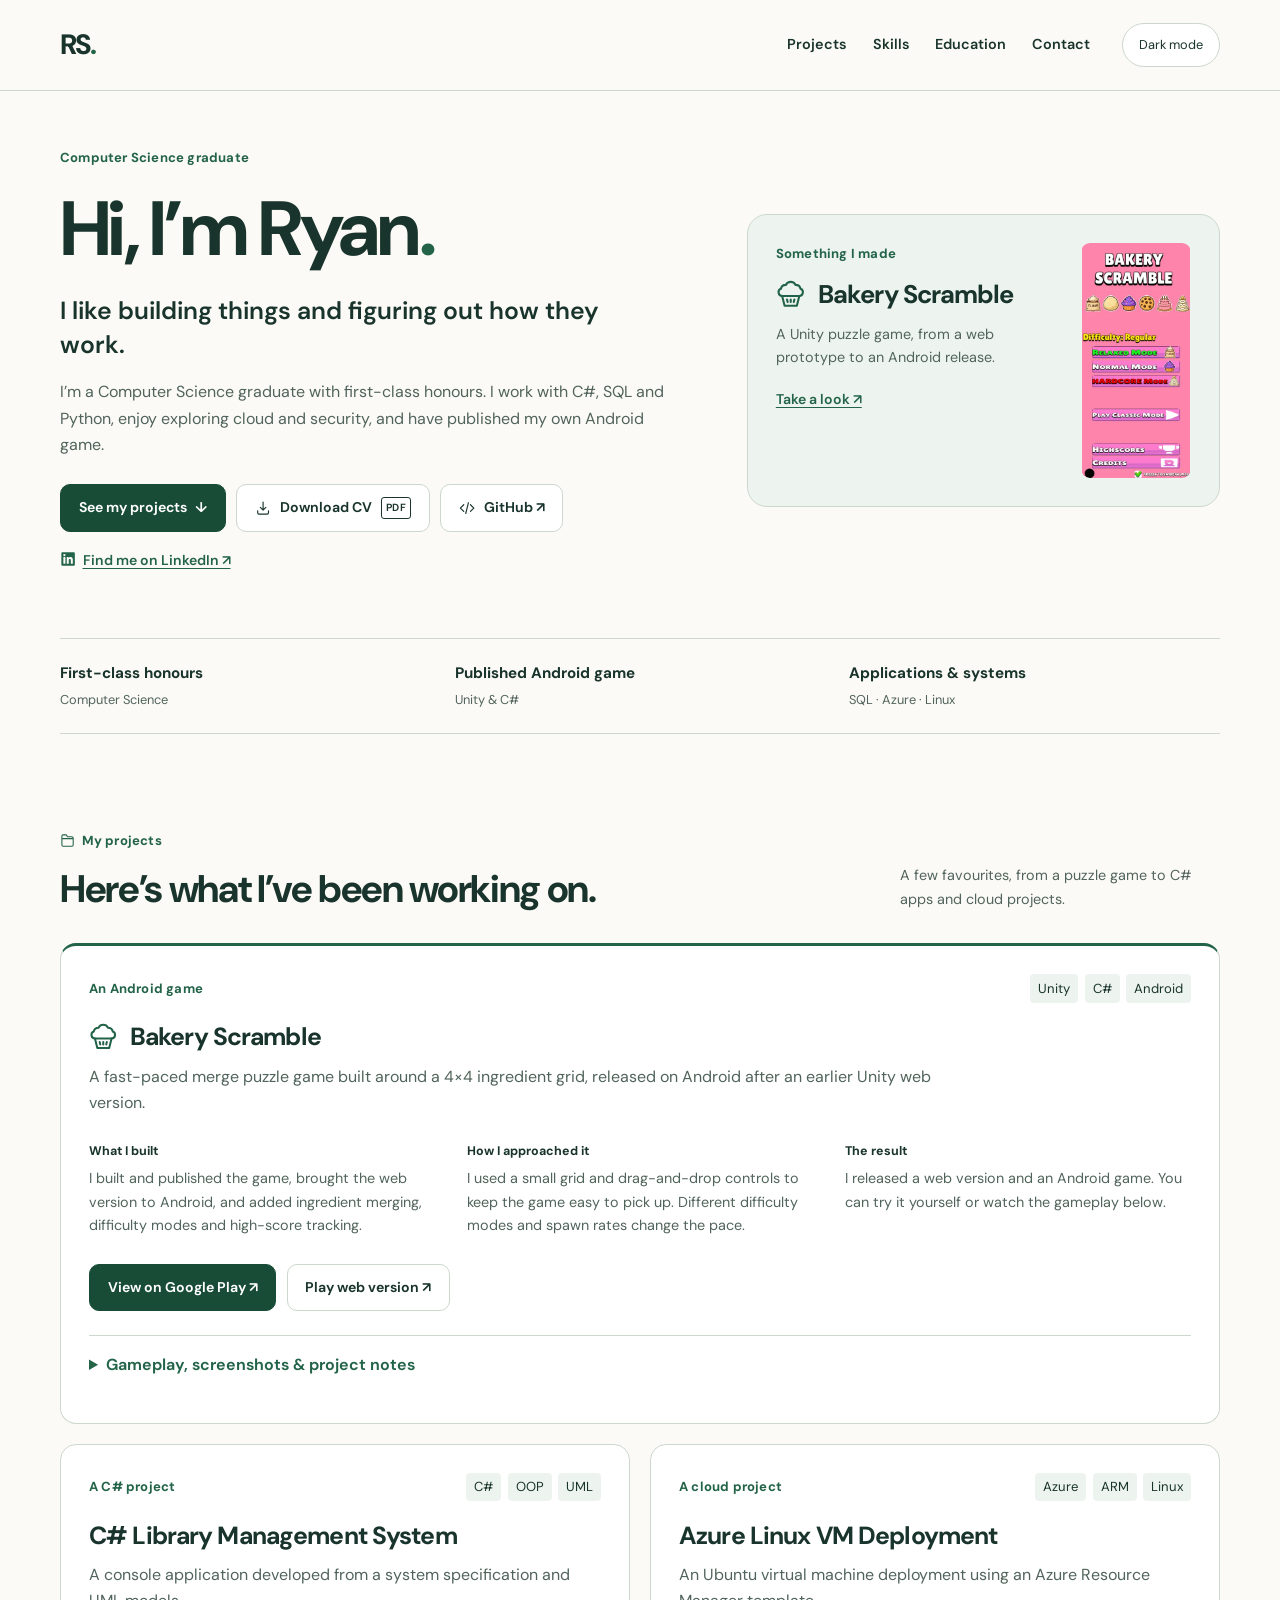
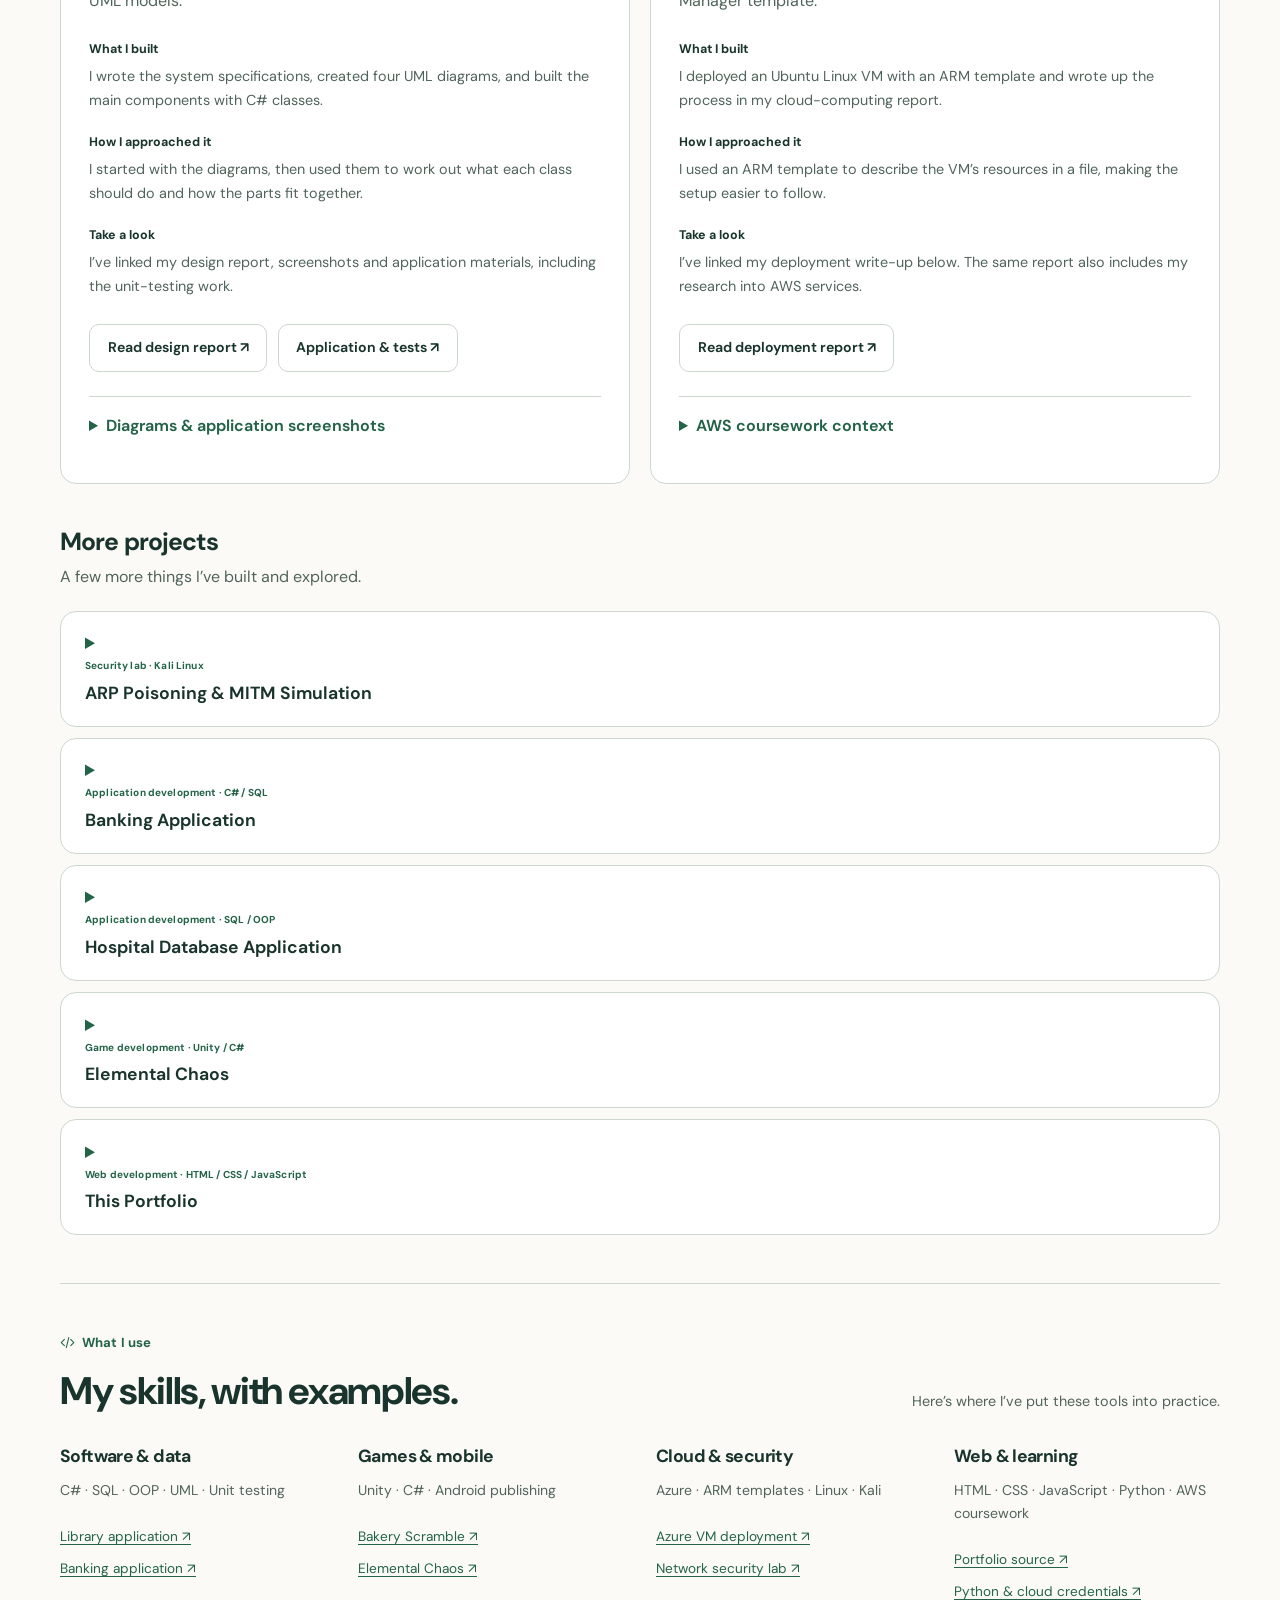
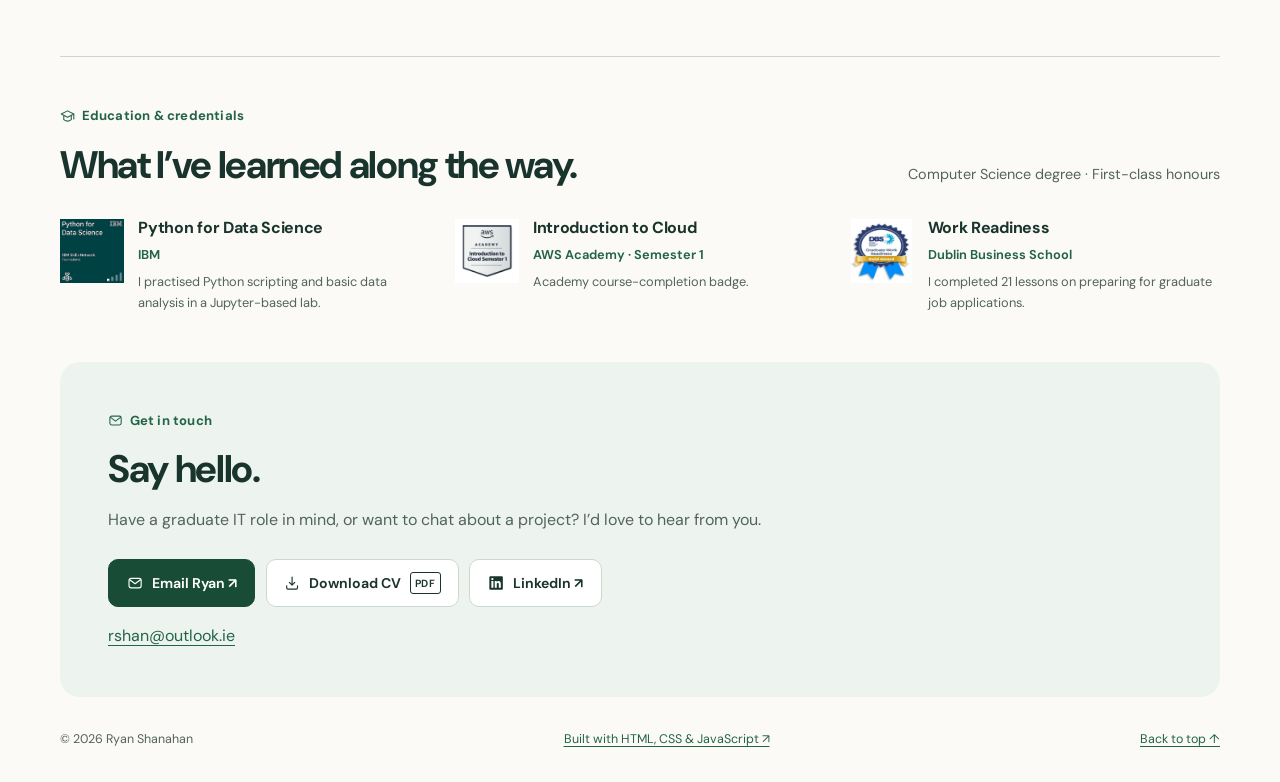
<file: index.html>
<!doctype html>
<html lang="en">
  <head>
    <meta charset="utf-8" />
    <meta name="viewport" content="width=device-width, initial-scale=1" />
    <meta
      name="description"
      content="Ryan Shanahan, first-class honours Computer Science graduate. Explore C# applications, a published Android game, and cloud and security projects."
    />
    <meta name="color-scheme" content="light dark" />
    <meta property="og:type" content="website" />
    <meta property="og:title" content="Ryan Shanahan | Computer Science Graduate" />
    <meta
      property="og:description"
      content="C#, SQL and Unity projects, cloud coursework, and a published Android game. View my work and CV."
    />
    <meta property="og:url" content="https://rshanportfolio.netlify.app/" />
    <meta property="og:image" content="https://rshanportfolio.netlify.app/assets/social-card.png" />
    <meta
      property="og:image:alt"
      content="Ryan Shanahan — Computer Science Graduate — C#, SQL, Unity, Cloud"
    />
    <meta name="twitter:card" content="summary_large_image" />
    <link rel="canonical" href="https://rshanportfolio.netlify.app/" />
    <link rel="icon" href="assets/favicon.png" type="image/png" />
    <link rel="preload" href="assets/fonts/dm-sans.ttf" as="font" type="font/ttf" crossorigin />
    <link rel="stylesheet" href="style.css" />
    <script src="script.js" defer></script>
    <title>Ryan Shanahan | Computer Science Graduate</title>
  </head>
  <body>
    <a class="skip-link" href="#main">Skip to content</a>
    <header class="site-header">
      <div class="nav-shell">
        <a class="wordmark" href="#about" aria-label="Ryan Shanahan, home"
          >RS<span aria-hidden="true">.</span></a
        >
        <nav aria-label="Main navigation">
          <ul>
            <li><a href="#projects">Projects</a></li>
            <li><a href="#skills">Skills</a></li>
            <li><a href="#education">Education</a></li>
            <li><a href="#contact">Contact</a></li>
          </ul>
        </nav>
        <button id="theme-toggle" class="theme-toggle" type="button" aria-pressed="false" hidden>
          Dark mode
        </button>
      </div>
    </header>
    <main id="main" tabindex="-1">
      <section id="about" class="hero section">
        <div class="hero-copy">
          <p class="eyebrow">Computer Science graduate</p>
          <h1>Hi, I’m Ryan<span class="accent">.</span></h1>
          <p class="hero-title">I like building things and figuring out how they work.</p>
          <p class="intro">
            I’m a Computer Science graduate with first-class honours. I work with C#, SQL and
            Python, enjoy exploring cloud and security, and have published my own Android game.
          </p>
          <div class="actions">
            <a class="button primary" href="#projects"
              >See my projects <span aria-hidden="true">↓</span></a
            ><a class="button" href="documents/Ryan-Shanahan-CV.pdf" download="Ryan-Shanahan-CV.pdf"
              ><svg class="icon" aria-hidden="true" focusable="false">
                <use href="assets/icons.svg#download"></use></svg
              >Download CV <span class="format">PDF</span></a
            ><a class="button" href="https://github.com/RyanShanahan-IT"
              ><svg class="icon" aria-hidden="true" focusable="false">
                <use href="assets/icons.svg#code"></use></svg
              >GitHub ↗</a
            >
          </div>
          <a class="text-link" href="https://www.linkedin.com/in/ryan-shanahan-IT/"
            ><svg class="icon" aria-hidden="true" focusable="false">
              <use href="assets/icons.svg#linkedin"></use></svg
            >Find me on LinkedIn ↗</a
          >
        </div>
        <aside class="featured-preview" aria-label="Featured achievement">
          <div>
            <p class="eyebrow">Something I made</p>
            <h2 class="icon-heading">
              <svg class="icon" aria-hidden="true" focusable="false">
                <use href="assets/icons.svg#bakery"></use></svg
              ><span>Bakery Scramble</span>
            </h2>
            <p>A Unity puzzle game, from a web prototype to an Android release.</p>
            <a class="text-link" href="#bakery">Take a look ↗</a>
          </div>
          <a
            class="image-link hero-game"
            href="images/bakery%20sc/sc1.png"
            aria-label="Open image: Bakery Scramble title screen with its play controls"
            ><img
              src="assets/sc1.webp"
              alt="Bakery Scramble title screen with its play controls"
              width="330"
              height="720"
              loading="eager"
              decoding="async"
          /></a>
        </aside>
        <ul class="highlights" aria-label="Highlights">
          <li><strong>First-class honours</strong><span>Computer Science</span></li>
          <li><strong>Published Android game</strong><span>Unity &amp; C#</span></li>
          <li><strong>Applications &amp; systems</strong><span>SQL · Azure · Linux</span></li>
        </ul>
      </section>

      <section id="projects" class="section">
        <div class="section-heading">
          <div>
            <p class="eyebrow icon-label">
              <svg class="icon" aria-hidden="true" focusable="false">
                <use href="assets/icons.svg#projects"></use></svg
              ><span>My projects</span>
            </p>
            <h2>Here’s what I’ve been working on.</h2>
          </div>
          <p>A few favourites, from a puzzle game to C# apps and cloud projects.</p>
        </div>
        <span id="games" class="anchor-alias" aria-hidden="true"></span>
        <article id="bakery" class="project featured">
          <div class="project-heading">
            <span class="project-label">An Android game</span>
            <ul class="tags" aria-label="Technologies">
              <li>Unity</li>
              <li>C#</li>
              <li>Android</li>
            </ul>
          </div>
          <h3 class="icon-heading">
            <svg class="icon" aria-hidden="true" focusable="false">
              <use href="assets/icons.svg#bakery"></use></svg
            ><span>Bakery Scramble</span>
          </h3>
          <p class="project-intro">
            A fast-paced merge puzzle game built around a 4×4 ingredient grid, released on Android
            after an earlier Unity web version.
          </p>
          <dl class="project-notes">
            <div>
              <dt>What I built</dt>
              <dd>
                I built and published the game, brought the web version to Android, and added
                ingredient merging, difficulty modes and high-score tracking.
              </dd>
            </div>
            <div>
              <dt>How I approached it</dt>
              <dd>
                I used a small grid and drag-and-drop controls to keep the game easy to pick up.
                Different difficulty modes and spawn rates change the pace.
              </dd>
            </div>
            <div>
              <dt>The result</dt>
              <dd>
                I released a web version and an Android game. You can try it yourself or watch the
                gameplay below.
              </dd>
            </div>
          </dl>
          <div class="actions">
            <a
              class="button primary"
              href="https://play.google.com/store/apps/details?id=com.freelabgames.bakeryscramble"
              >View on Google Play ↗</a
            ><a
              class="button"
              href="https://play.unity.com/en/games/88e7d3a2-34e9-4edf-8dee-ee922961ff5f/bakery-scramble-v23"
              >Play web version ↗</a
            >
          </div>
          <details>
            <summary>Gameplay, screenshots &amp; project notes</summary>
            <div class="detail-body">
              <div class="media-grid">
                <figure class="demo">
                  <video
                    controls
                    preload="none"
                    playsinline
                    poster="assets/sc2.webp"
                    width="960"
                    height="540"
                    aria-label="Bakery Scramble gameplay demonstration"
                  >
                    <source src="images/vids/bakeryScramble.mp4" type="video/mp4" />
                    <a href="images/vids/bakeryScramble.mp4"
                      >Download Bakery Scramble gameplay demonstration</a
                    >
                  </video>
                  <figcaption>
                    Bakery Scramble gameplay demonstration. Use the player controls to play or enter
                    fullscreen.
                  </figcaption>
                </figure>
                <div class="gallery phone-gallery">
                  <a
                    class="image-link"
                    href="images/bakery%20sc/sc2.png"
                    aria-label="Open image: Bakery Scramble ingredient grid during a game"
                    ><img
                      src="assets/sc2.webp"
                      alt="Bakery Scramble ingredient grid during a game"
                      width="325"
                      height="720"
                      loading="lazy"
                      decoding="async" /></a
                  ><a
                    class="image-link"
                    href="images/bakery%20sc/sc3.png"
                    aria-label="Open image: Bakery Scramble high-score screen"
                    ><img
                      src="assets/sc3.webp"
                      alt="Bakery Scramble high-score screen"
                      width="331"
                      height="720"
                      loading="lazy"
                      decoding="async"
                  /></a>
                </div>
              </div>
              <p>
                The published feature set includes multiple difficulty modes, adjustable spawn
                timing and high-score tracking. The Android game is free, with no ads or in-app
                purchases.
              </p>
              <p>
                <a href="https://github.com/RyanShanahan-IT/BakeryScramble"
                  >Project repository on GitHub ↗</a
                >
                <span class="muted">(currently a project overview)</span>
              </p>
            </div>
          </details>
        </article>

        <div class="project-grid">
          <article id="library" class="project">
            <div class="project-heading">
              <span class="project-label">A C# project</span>
              <ul class="tags" aria-label="Technologies">
                <li>C#</li>
                <li>OOP</li>
                <li>UML</li>
              </ul>
            </div>
            <h3>C# Library Management System</h3>
            <p class="project-intro">
              A console application developed from a system specification and UML models.
            </p>
            <dl class="project-notes">
              <div>
                <dt>What I built</dt>
                <dd>
                  I wrote the system specifications, created four UML diagrams, and built the main
                  components with C# classes.
                </dd>
              </div>
              <div>
                <dt>How I approached it</dt>
                <dd>
                  I started with the diagrams, then used them to work out what each class should do
                  and how the parts fit together.
                </dd>
              </div>
              <div>
                <dt>Take a look</dt>
                <dd>
                  I’ve linked my design report, screenshots and application materials, including the
                  unit-testing work.
                </dd>
              </div>
            </dl>
            <div class="actions">
              <a
                class="button"
                href="https://docs.google.com/document/d/1CrWRBDeM1o0LlAgRbDm4HVZWyLF-Ae-G/view"
                >Read design report ↗</a
              ><a
                class="button"
                href="https://drive.google.com/drive/folders/192EqyWWps5vqb6vp2ASNWueMv9LDrAWW?usp=drive_link"
                >Application &amp; tests ↗</a
              >
            </div>
            <details>
              <summary>Diagrams &amp; application screenshots</summary>
              <div class="detail-body gallery">
                <a
                  class="image-link"
                  href="images/RS_LibrarySequenceDiagram.drawio.png"
                  aria-label="Open image: Sequence diagram for the library application"
                  ><img
                    src="assets/rs_librarysequencediagram.drawio.webp"
                    alt="Sequence diagram for the library application"
                    width="312"
                    height="720"
                    loading="lazy"
                    decoding="async" /></a
                ><a
                  class="image-link"
                  href="images/part2AddBook.png"
                  aria-label="Open image: Library console showing the add-book workflow"
                  ><img
                    src="assets/part2addbook.webp"
                    alt="Library console showing the add-book workflow"
                    width="960"
                    height="501"
                    loading="lazy"
                    decoding="async" /></a
                ><a
                  class="image-link"
                  href="images/complete.png"
                  aria-label="Open image: Library application confirming a book was added"
                  ><img
                    src="assets/complete.webp"
                    alt="Library application confirming a book was added"
                    width="960"
                    height="263"
                    loading="lazy"
                    decoding="async"
                /></a>
              </div>
            </details>
          </article>
          <article id="azure" class="project">
            <div class="project-heading">
              <span class="project-label">A cloud project</span>
              <ul class="tags" aria-label="Technologies">
                <li>Azure</li>
                <li>ARM</li>
                <li>Linux</li>
              </ul>
            </div>
            <h3>Azure Linux VM Deployment</h3>
            <p class="project-intro">
              An Ubuntu virtual machine deployment using an Azure Resource Manager template.
            </p>
            <dl class="project-notes">
              <div>
                <dt>What I built</dt>
                <dd>
                  I deployed an Ubuntu Linux VM with an ARM template and wrote up the process in my
                  cloud-computing report.
                </dd>
              </div>
              <div>
                <dt>How I approached it</dt>
                <dd>
                  I used an ARM template to describe the VM’s resources in a file, making the setup
                  easier to follow.
                </dd>
              </div>
              <div>
                <dt>Take a look</dt>
                <dd>
                  I’ve linked my deployment write-up below. The same report also includes my
                  research into AWS services.
                </dd>
              </div>
            </dl>
            <div class="actions">
              <a
                class="button"
                href="https://docs.google.com/document/d/13OdSA5X5_Vlr0SJD8zyjTg3yAkKkoJTp/view"
                >Read deployment report ↗</a
              >
            </div>
            <details>
              <summary>AWS coursework context</summary>
              <div class="detail-body">
                <p>
                  I also explored AWS services in this report. My practical VM deployment uses
                  Microsoft Azure.
                </p>
              </div>
            </details>
          </article>
        </div>

        <div class="subheading">
          <h3>More projects</h3>
          <p>A few more things I’ve built and explored.</p>
        </div>
        <div class="more-projects">
          <details id="security" class="project">
            <summary>
              <span
                ><span class="project-label">Security lab · Kali Linux</span>ARP Poisoning &amp;
                MITM Simulation</span
              >
            </summary>
            <div class="detail-body">
              <p>
                I put together a lab simulation to explore how ARP poisoning can intercept traffic
                between devices.
              </p>
              <dl class="project-notes">
                <div>
                  <dt>Setup &amp; observation</dt>
                  <dd>
                    I used Kali Linux to demonstrate traffic interception in an ARP-poisoning
                    scenario.
                  </dd>
                </div>
                <div>
                  <dt>Defensive context</dt>
                  <dd>
                    To explain the defensive side, I’d look at unexpected address-mapping changes
                    and discuss encrypted connections and switch-level ARP inspection where
                    supported.
                  </dd>
                </div>
                <div>
                  <dt>Take a look</dt>
                  <dd>
                    My report and recording cover the simulation. The defensive ideas above are
                    discussion points; I haven’t presented them as controls tested in this lab.
                  </dd>
                </div>
              </dl>
              <figure class="demo">
                <video
                  controls
                  preload="none"
                  playsinline
                  poster="assets/security-poster.png"
                  width="960"
                  height="540"
                  aria-label="Kali Linux MITM lab demonstration"
                >
                  <source src="images/vids/MITM%20attack%20example.mp4" type="video/mp4" />
                  <a href="images/vids/MITM%20attack%20example.mp4"
                    >Download Kali Linux MITM lab demonstration</a
                  >
                </video>
                <figcaption>
                  Kali Linux MITM lab demonstration. Use the player controls to play or enter
                  fullscreen.
                </figcaption>
              </figure>
              <a
                class="button"
                href="https://docs.google.com/document/d/1-kBxyGiBm7FNn7AsketpMAXYajm9sx9W/view"
                >Read lab report ↗</a
              >
            </div>
          </details>
          <details id="banking" class="project">
            <summary>
              <span
                ><span class="project-label">Application development · C# / SQL</span>Banking
                Application</span
              >
            </summary>
            <div class="detail-body">
              <p>
                I built a database-backed app with credential validation and options to view, update
                and create account records.
              </p>
              <p>
                I used this coursework project to practise application logic and working with a
                database.
              </p>
              <div class="gallery">
                <a
                  class="image-link"
                  href="images/RS_bank_classDiagram.jpg"
                  aria-label="Open image: Class diagram for the banking application"
                  ><img
                    src="assets/rs_bank_classdiagram.webp"
                    alt="Class diagram for the banking application"
                    width="691"
                    height="641"
                    loading="lazy"
                    decoding="async"
                /></a>
              </div>
              <figure class="demo">
                <video
                  controls
                  preload="none"
                  playsinline
                  poster="assets/rs_bank_classdiagram.webp"
                  width="960"
                  height="540"
                  aria-label="Banking application walkthrough"
                >
                  <source src="images/vids/Rs_bank_vid.mp4" type="video/mp4" />
                  <a href="images/vids/Rs_bank_vid.mp4">Download Banking application walkthrough</a>
                </video>
                <figcaption>
                  Banking application walkthrough. Use the player controls to play or enter
                  fullscreen.
                </figcaption>
              </figure>
              <div class="actions">
                <a class="button" href="https://github.com/RyanShanahan-IT/DBS_Bank04"
                  >GitHub project archive ↗</a
                ><a
                  class="button"
                  href="https://drive.google.com/file/d/18BvYAcTPj_6wxAT3U1qlcx9wBW3QvuyL/view"
                  >View project download ↗</a
                >
              </div>
            </div>
          </details>
          <details id="hospital" class="project">
            <summary>
              <span
                ><span class="project-label">Application development · SQL / OOP</span>Hospital
                Database Application</span
              >
            </summary>
            <div class="detail-body">
              <p>
                I built a form-based app for selecting user types, checking entries, and adding or
                viewing records. I used separate classes for nurses, doctors, patients and other
                user types.
              </p>
              <p>
                I made the form require a user type before adding information, with messages to help
                users fix missing entries.
              </p>
              <div class="gallery">
                <a
                  class="image-link"
                  href="images/HospitalPics/HospitalForm.png"
                  aria-label="Open image: Hospital application form with user type selection"
                  ><img
                    src="assets/hospitalform.webp"
                    alt="Hospital application form with user type selection"
                    width="918"
                    height="720"
                    loading="lazy"
                    decoding="async" /></a
                ><a
                  class="image-link"
                  href="images/HospitalPics/Class_Diagram_Hospital_Management_System.drawio.png"
                  aria-label="Open image: Hospital application class diagram"
                  ><img
                    src="assets/class_diagram_hospital_management_system.drawio.webp"
                    alt="Hospital application class diagram"
                    width="771"
                    height="599"
                    loading="lazy"
                    decoding="async" /></a
                ><a
                  class="image-link"
                  href="images/HospitalPics/Use_Case_Diagram_Hospital_Management_System.drawio.png"
                  aria-label="Open image: Hospital application use-case diagram"
                  ><img
                    src="assets/use_case_diagram_hospital_management_system.drawio.webp"
                    alt="Hospital application use-case diagram"
                    width="671"
                    height="720"
                    loading="lazy"
                    decoding="async"
                /></a>
              </div>
              <figure class="demo">
                <video
                  controls
                  preload="none"
                  playsinline
                  poster="assets/hospitalform.webp"
                  width="960"
                  height="540"
                  aria-label="Hospital application walkthrough"
                >
                  <source src="images/vids/HospitalAppDemo.mp4" type="video/mp4" />
                  <a href="images/vids/HospitalAppDemo.mp4"
                    >Download Hospital application walkthrough</a
                  >
                </video>
                <figcaption>
                  Hospital application walkthrough. Use the player controls to play or enter
                  fullscreen.
                </figcaption>
              </figure>
              <a
                class="button"
                href="https://drive.google.com/drive/folders/1E7iSQW4hebZLaP36_u123iWnAzx7hY4C?usp=sharing"
                >View application materials ↗</a
              >
            </div>
          </details>
          <details id="elemental" class="project">
            <summary>
              <span
                ><span class="project-label">Game development · Unity / C#</span>Elemental
                Chaos</span
              >
            </summary>
            <div class="detail-body">
              <p>
                I made a digital board game in Unity to practise C# through something visual and
                interactive.
              </p>
              <p>
                I connected the game logic to the board interface and menus. My recording and report
                walk through the result.
              </p>
              <div class="gallery">
                <a
                  class="image-link"
                  href="images/maingame.png"
                  aria-label="Open image: Elemental Chaos board and game controls"
                  ><img
                    src="assets/maingame.webp"
                    alt="Elemental Chaos board and game controls"
                    width="960"
                    height="543"
                    loading="lazy"
                    decoding="async" /></a
                ><a
                  class="image-link"
                  href="images/menugame.png"
                  aria-label="Open image: Elemental Chaos main menu"
                  ><img
                    src="assets/menugame.webp"
                    alt="Elemental Chaos main menu"
                    width="960"
                    height="541"
                    loading="lazy"
                    decoding="async"
                /></a>
              </div>
              <figure class="demo">
                <video
                  controls
                  preload="none"
                  playsinline
                  poster="assets/maingame.webp"
                  width="960"
                  height="540"
                  aria-label="Elemental Chaos gameplay demonstration"
                >
                  <source src="images/vids/Game_Demo.mp4" type="video/mp4" />
                  <a href="images/vids/Game_Demo.mp4"
                    >Download Elemental Chaos gameplay demonstration</a
                  >
                </video>
                <figcaption>
                  Elemental Chaos gameplay demonstration. Use the player controls to play or enter
                  fullscreen.
                </figcaption>
              </figure>
              <div class="actions">
                <a
                  class="button"
                  href="https://drive.google.com/file/d/1gTJEC78zhB-0oXb33lOltBznndBIvtLm/view"
                  >Download project ↗</a
                ><a
                  class="button"
                  href="https://docs.google.com/document/d/11mDfnbSkk1BSm2TRAhEslSP_R_P54tQe/view"
                  >Read project report ↗</a
                >
              </div>
            </div>
          </details>
          <details id="portfolio" class="project">
            <summary>
              <span
                ><span class="project-label">Web development · HTML / CSS / JavaScript</span>This
                Portfolio</span
              >
            </summary>
            <div class="detail-body">
              <p>
                I use this site to share my projects, with a mobile-friendly layout, keyboard
                navigation and a choice of light or dark mode.
              </p>
              <p>
                The site uses HTML and CSS, plus a little JavaScript for theme selection. You can
                still read the content and navigate without JavaScript.
              </p>
              <a class="button" href="https://github.com/RyanShanahan-IT/RSportfolio"
                >View portfolio source ↗</a
              >
            </div>
          </details>
        </div>
      </section>

      <section id="skills" class="section skills-section">
        <div class="section-heading">
          <div>
            <p class="eyebrow icon-label">
              <svg class="icon" aria-hidden="true" focusable="false">
                <use href="assets/icons.svg#code"></use></svg
              ><span>What I use</span>
            </p>
            <h2>My skills, with examples.</h2>
          </div>
          <p>Here’s where I’ve put these tools into practice.</p>
        </div>
        <div class="skills-grid">
          <article>
            <h3>Software &amp; data</h3>
            <p>C# · SQL · OOP · UML · Unit testing</p>
            <a href="#library">Library application ↗</a
            ><a href="#banking">Banking application ↗</a>
          </article>
          <article>
            <h3>Games &amp; mobile</h3>
            <p>Unity · C# · Android publishing</p>
            <a href="#bakery">Bakery Scramble ↗</a><a href="#elemental">Elemental Chaos ↗</a>
          </article>
          <article>
            <h3>Cloud &amp; security</h3>
            <p>Azure · ARM templates · Linux · Kali</p>
            <a href="#azure">Azure VM deployment ↗</a
            ><a href="#security">Network security lab ↗</a>
          </article>
          <article>
            <h3>Web &amp; learning</h3>
            <p>HTML · CSS · JavaScript · Python · AWS coursework</p>
            <a href="#portfolio">Portfolio source ↗</a
            ><a href="#education">Python &amp; cloud credentials ↗</a>
          </article>
        </div>
      </section>

      <section id="education" class="section">
        <span id="badges" class="anchor-alias" aria-hidden="true"></span>
        <div class="section-heading">
          <div>
            <p class="eyebrow icon-label">
              <svg class="icon" aria-hidden="true" focusable="false">
                <use href="assets/icons.svg#education"></use></svg
              ><span>Education &amp; credentials</span>
            </p>
            <h2>What I’ve learned along the way.</h2>
          </div>
          <p>Computer Science degree · First-class honours</p>
        </div>
        <div class="credentials">
          <article>
            <a
              class="image-link"
              href="images/Badges/python-for-data-science.png"
              aria-label="Open image: IBM Python for Data Science badge"
              ><img
                src="assets/python-for-data-science.webp"
                alt="IBM Python for Data Science badge"
                width="313"
                height="313"
                loading="lazy"
                decoding="async"
            /></a>
            <div>
              <h3>Python for Data Science</h3>
              <p class="issuer">IBM</p>
              <p>I practised Python scripting and basic data analysis in a Jupyter-based lab.</p>
            </div>
          </article>
          <article>
            <a
              class="image-link"
              href="images/Badges/aws-academy-graduate-aws-academy-introduction-to-cloud-semester-1.png"
              aria-label="Open image: AWS Academy Introduction to Cloud Semester 1 badge"
              ><img
                src="assets/aws-academy-graduate-aws-academy-introduction-to-cloud-semester-1.webp"
                alt="AWS Academy Introduction to Cloud Semester 1 badge"
                width="600"
                height="600"
                loading="lazy"
                decoding="async"
            /></a>
            <div>
              <h3>Introduction to Cloud</h3>
              <p class="issuer">AWS Academy · Semester 1</p>
              <p>Academy course-completion badge.</p>
            </div>
          </article>
          <article>
            <a
              class="image-link"
              href="images/Badges/DBSWorkReadiness.png"
              aria-label="Open image: Dublin Business School Work Readiness badge"
              ><img
                src="assets/dbsworkreadiness.webp"
                alt="Dublin Business School Work Readiness badge"
                width="144"
                height="151"
                loading="lazy"
                decoding="async"
            /></a>
            <div>
              <h3>Work Readiness</h3>
              <p class="issuer">Dublin Business School</p>
              <p>I completed 21 lessons on preparing for graduate job applications.</p>
            </div>
          </article>
        </div>
      </section>

      <section id="contact" class="section contact-section">
        <p class="eyebrow icon-label">
          <svg class="icon" aria-hidden="true" focusable="false">
            <use href="assets/icons.svg#mail"></use></svg
          ><span>Get in touch</span>
        </p>
        <h2>Say hello.</h2>
        <p>
          Have a graduate IT role in mind, or want to chat about a project? I’d love to hear from
          you.
        </p>
        <div class="actions">
          <a class="button primary" href="mailto:rshan@outlook.ie"
            ><svg class="icon" aria-hidden="true" focusable="false">
              <use href="assets/icons.svg#mail"></use></svg
            >Email Ryan ↗</a
          ><a class="button" href="documents/Ryan-Shanahan-CV.pdf" download="Ryan-Shanahan-CV.pdf"
            ><svg class="icon" aria-hidden="true" focusable="false">
              <use href="assets/icons.svg#download"></use></svg
            >Download CV <span class="format">PDF</span></a
          ><a class="button" href="https://www.linkedin.com/in/ryan-shanahan-IT/"
            ><svg class="icon" aria-hidden="true" focusable="false">
              <use href="assets/icons.svg#linkedin"></use></svg
            >LinkedIn ↗</a
          >
        </div>
        <a href="mailto:rshan@outlook.ie">rshan@outlook.ie</a>
      </section>
    </main>
    <footer class="section site-footer">
      <p>© <span id="year">2026</span> Ryan Shanahan</p>
      <a href="https://github.com/RyanShanahan-IT/RSportfolio"
        >Built with HTML, CSS &amp; JavaScript ↗</a
      ><a href="#about">Back to top ↑</a>
    </footer>
  </body>
</html>
</file>
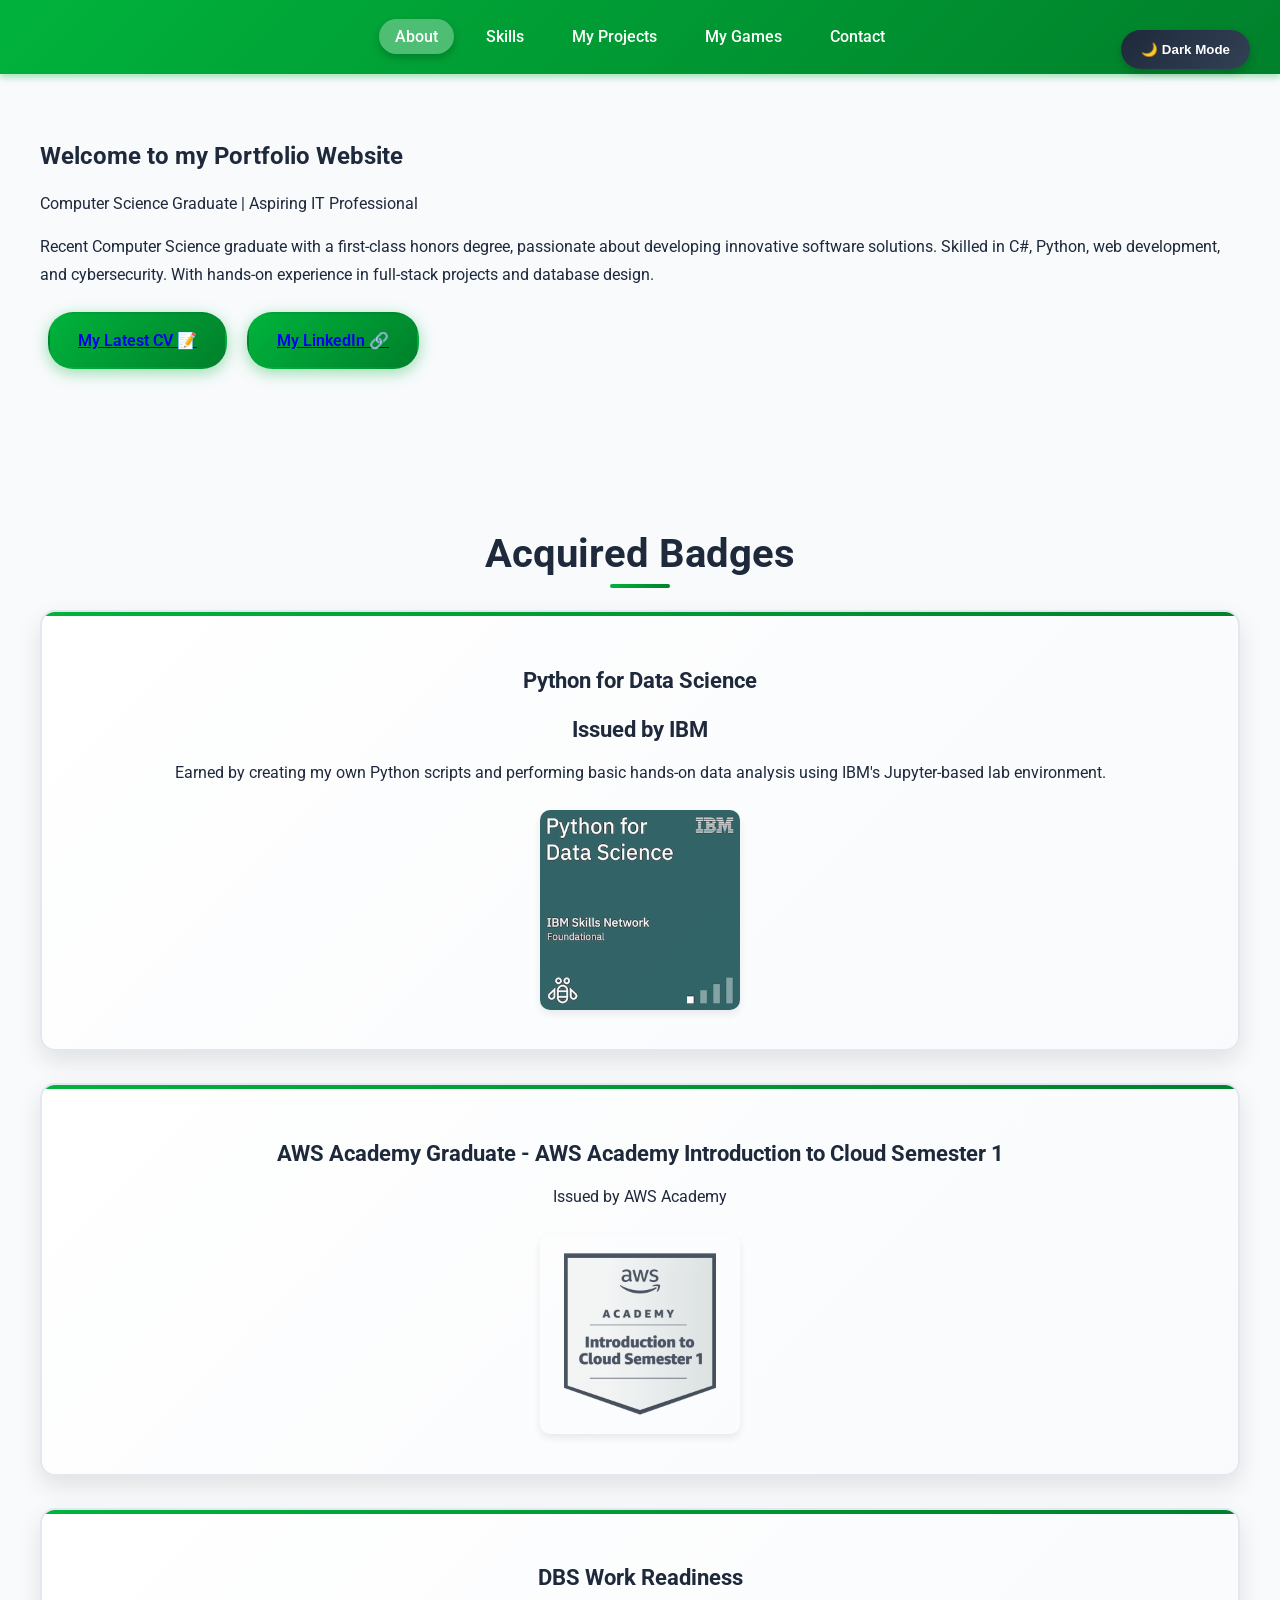
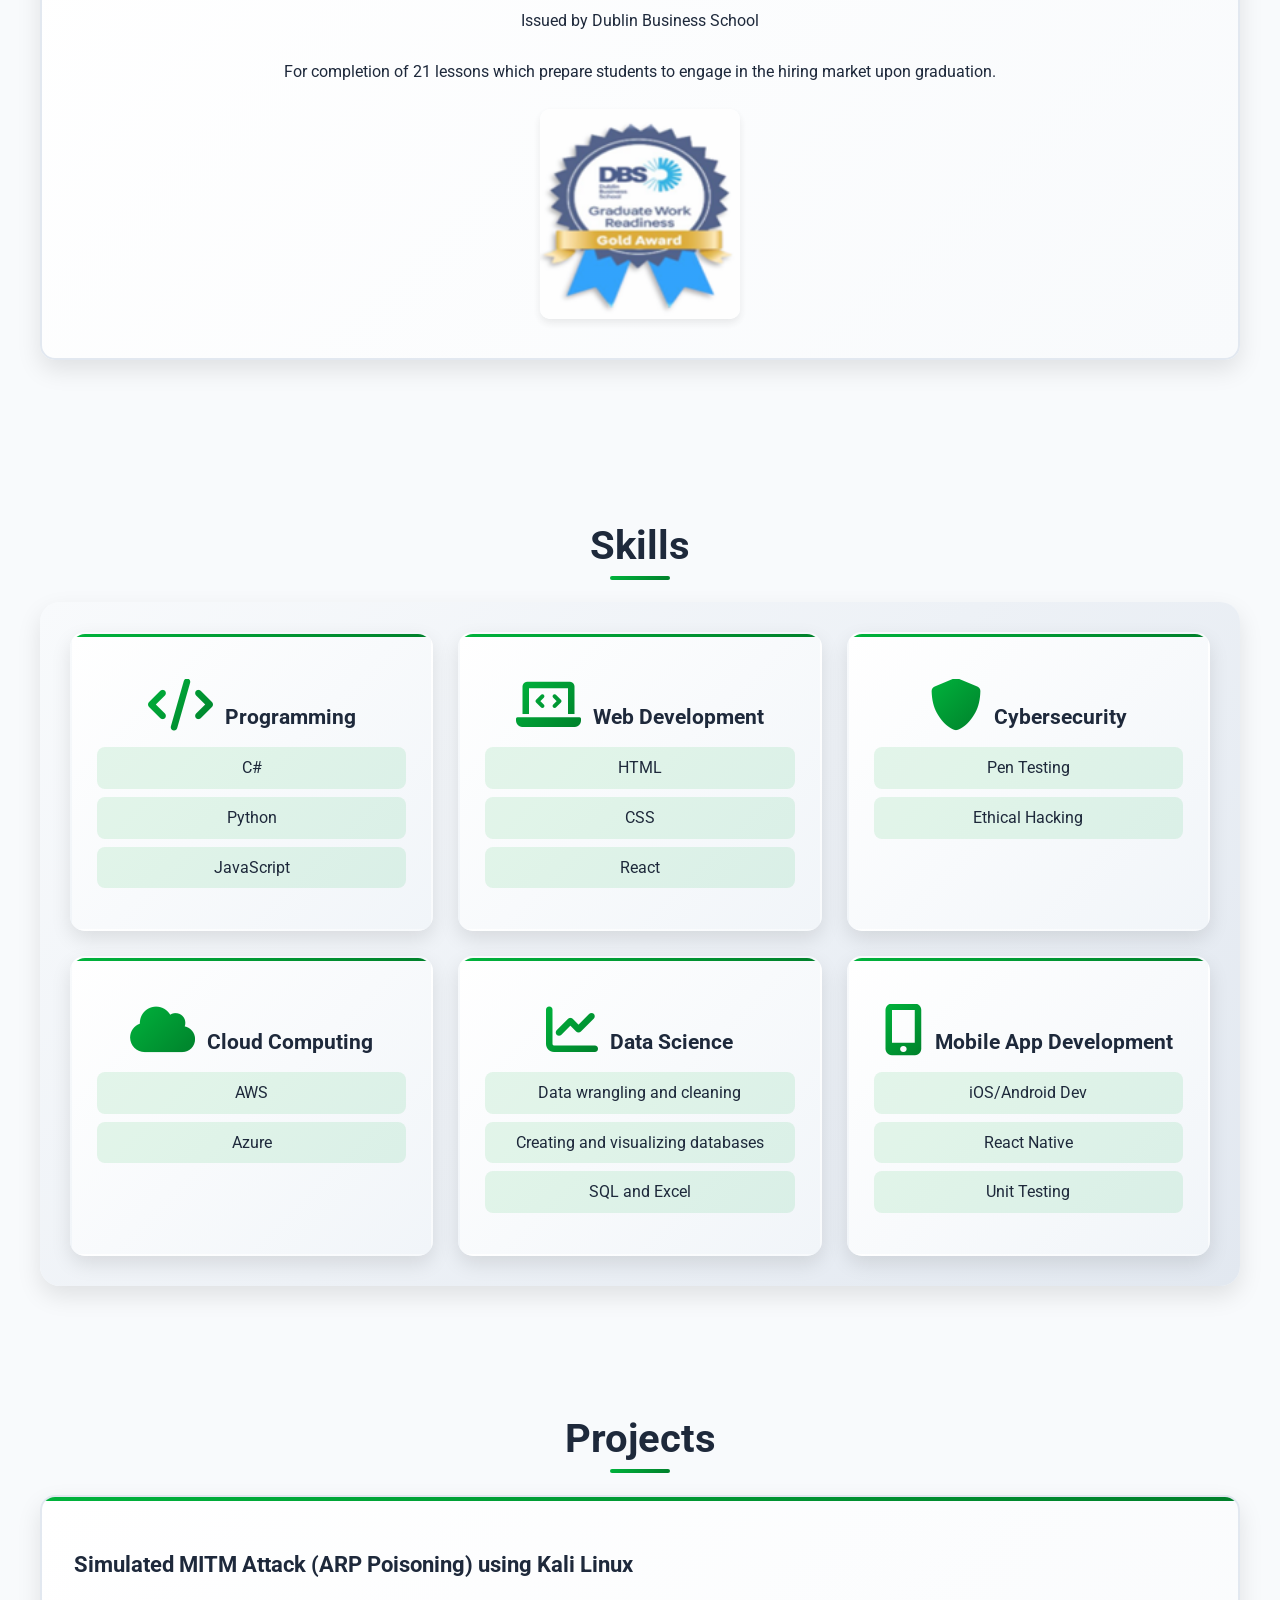
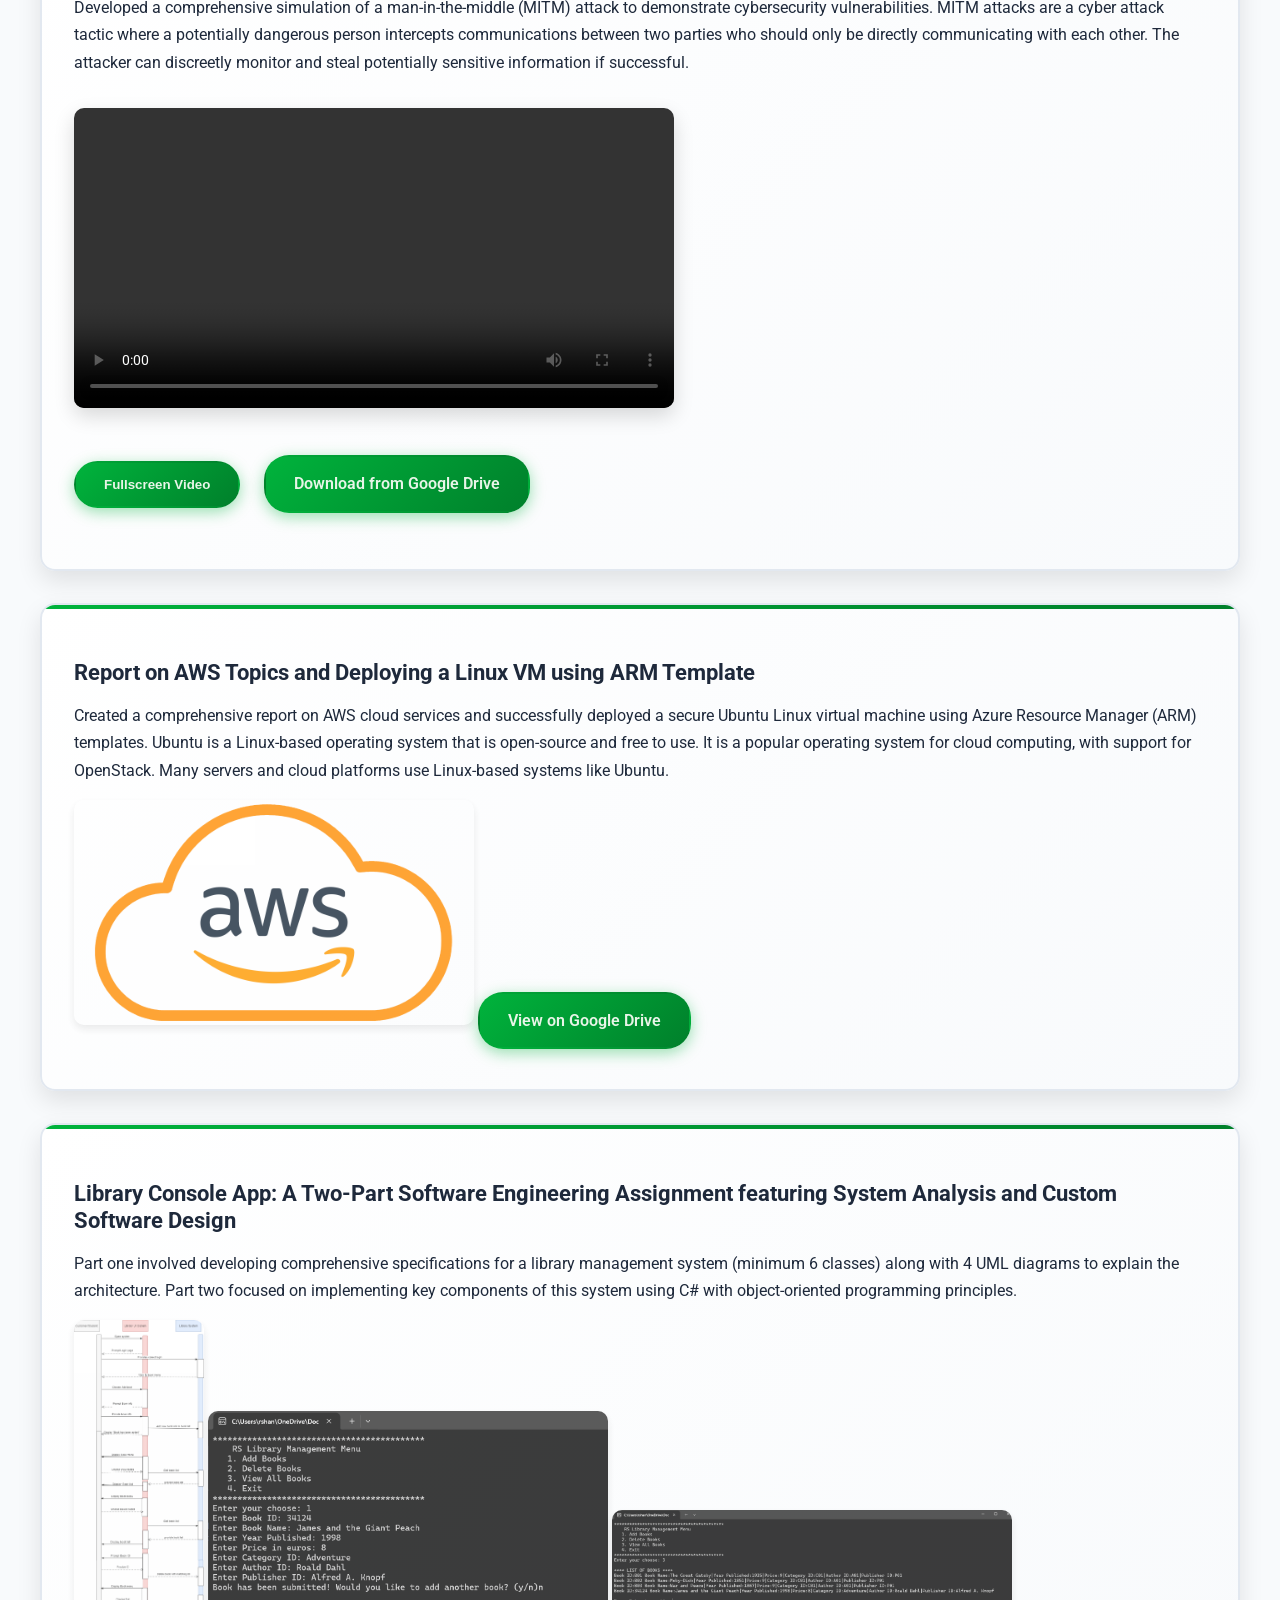
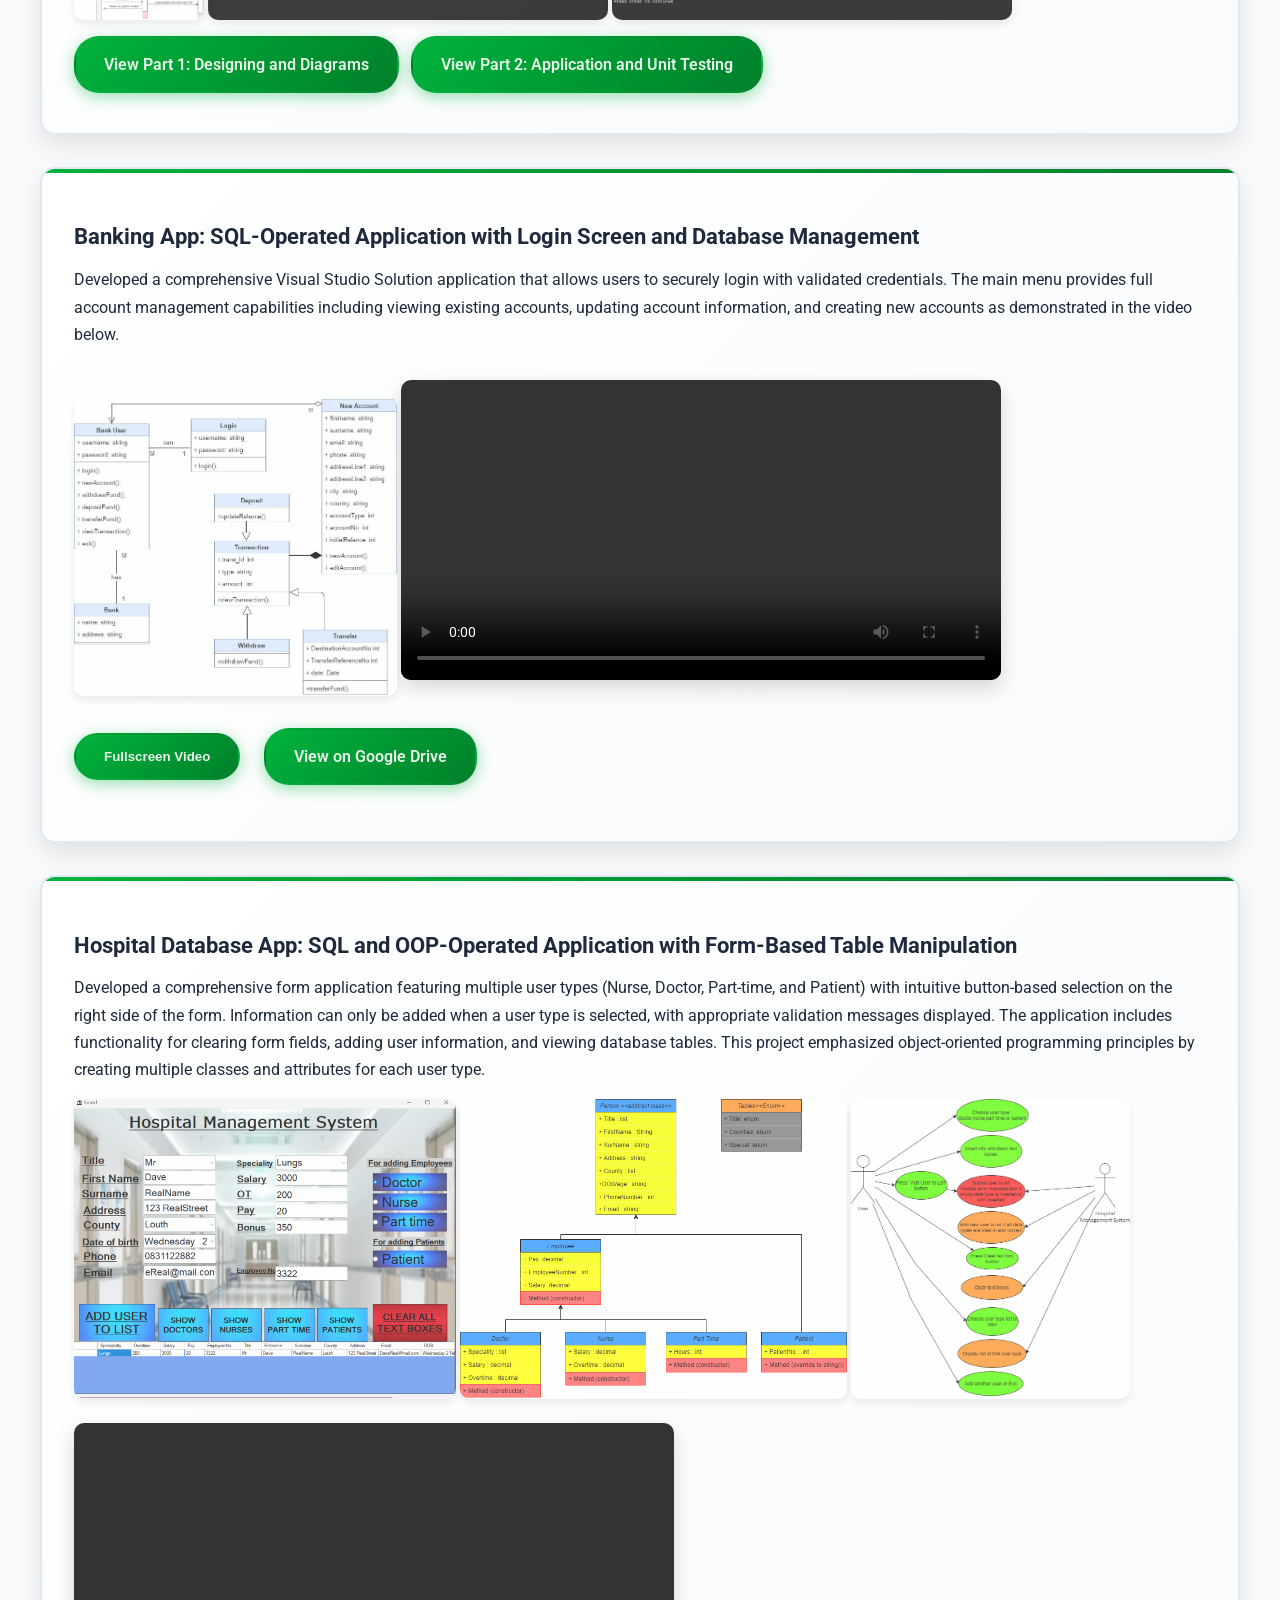
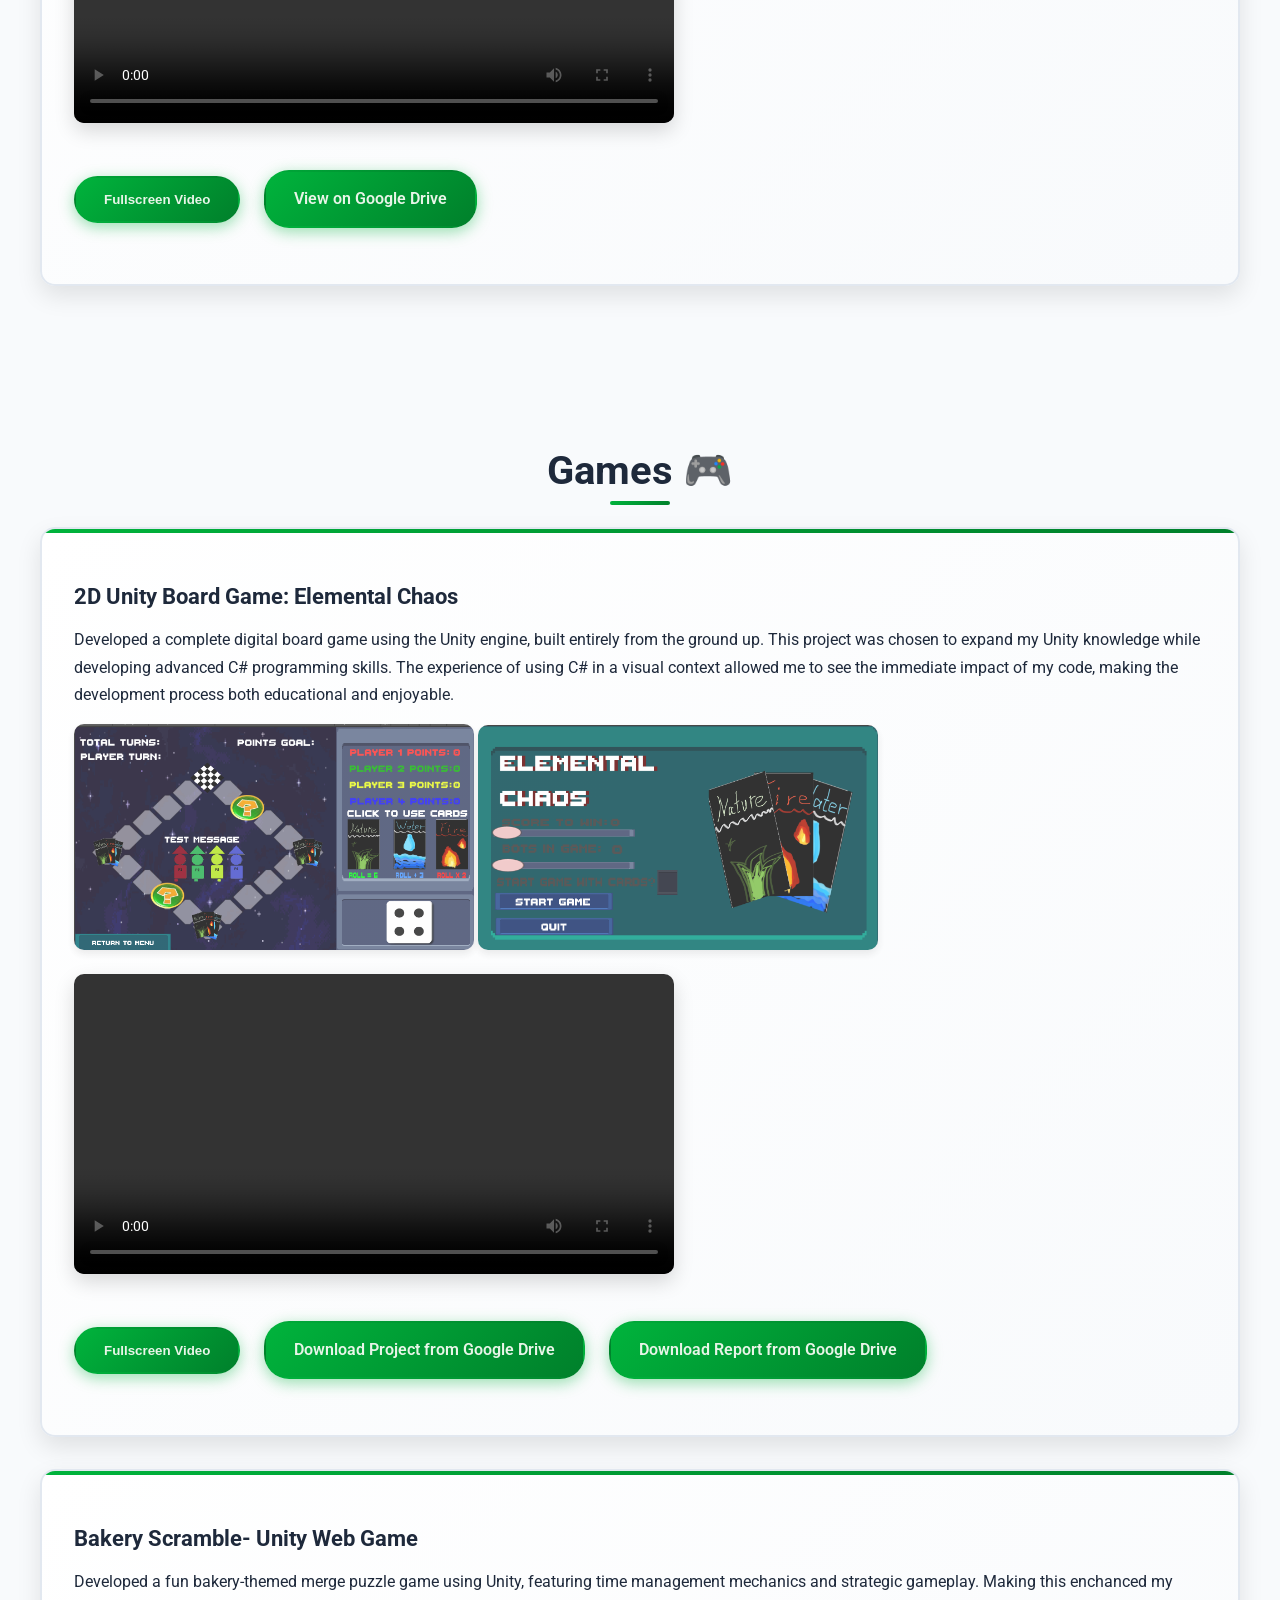
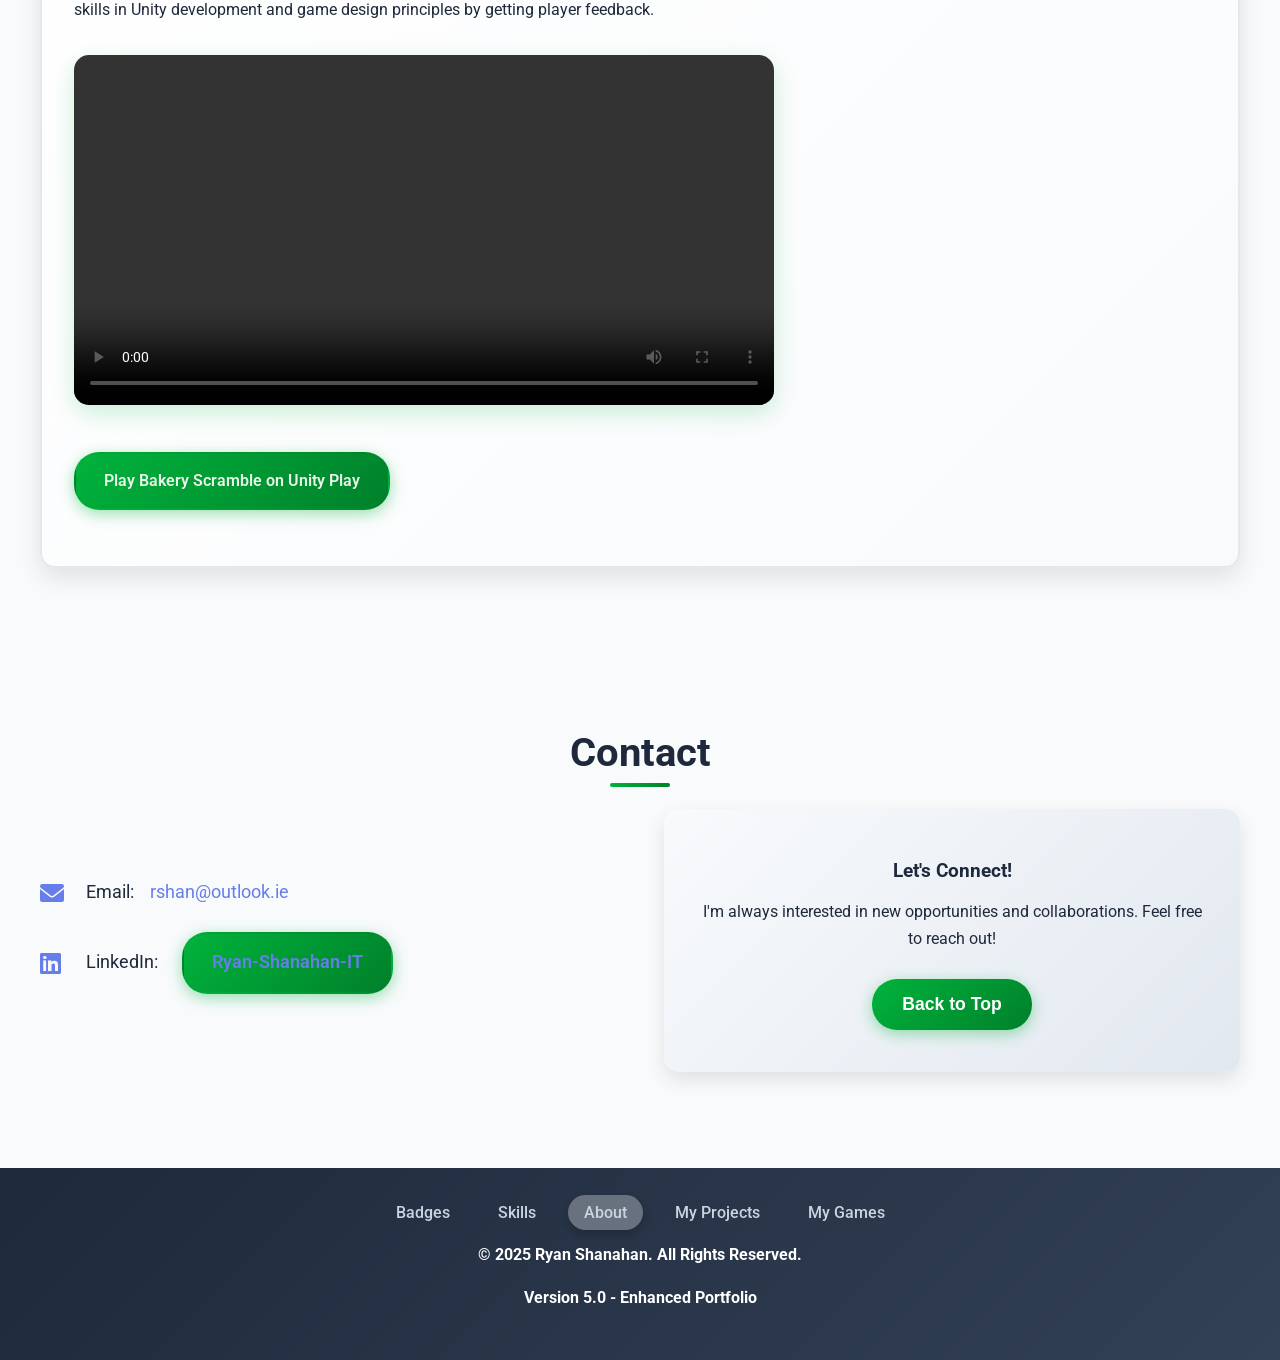
<file: docs/index.html>
<!DOCTYPE html>
<html lang="en">
<head>
  <meta charset="UTF-8" />
  <!-- meta desc to help with google searches-->
  <meta name="description" content="Ryan Shanahan - IT Portfolio | Computer Science Graduate | Cybersecurity | Web Development | Game Development">
  <title>Portfolio | Ryan Shanahan</title>

  <link rel="icon" href="images\RSHAN logo.png" type="image/png">
  <!-- link to style sheet -->
  <link rel="stylesheet" href="style.css" />
  <!-- link to google fonts -->
  <link href="https://fonts.googleapis.com/css2?family=Roboto:wght@400;700&display=swap" rel="stylesheet">
  <!-- Font Awesome for icons -->
  <link rel="stylesheet" href="https://cdnjs.cloudflare.com/ajax/libs/font-awesome/6.0.0-beta3/css/all.min.css">

</head>

<body>
  <header>
    <nav>
      <ul class="nav">
        <li><a href="#about">About</a></li>
        <li><a href="#skills">Skills</a></li>
        <li><a href="#projects">My Projects</a></li>
        <li><a href="#games">My Games</a></li>
        <li><a href="#contact">Contact</a></li>
        <button id="darkModeToggle">🌙 Dark Mode</button>
      </ul>
    </nav>
  </header>

  <section id="about">
    <h1><span id="typewriter"></span></h1>
    <p>Computer Science Graduate | Aspiring IT Professional</p>
    <p>Recent Computer Science graduate with a first-class honors degree, passionate about developing innovative software solutions. Skilled in C#, Python, web development, and cybersecurity. With hands-on experience in full-stack projects and database design.</p>
    <p>
      <div class="project-link" data-locale="en_US" data-size="medium" data-theme="light" data-type="VERTICAL" data-vanity="ryan-shanahan-it" data-version="v1">
        <a class="badge-base__link LI-simple-link" href="https://docs.google.com/document/d/104jyGMTfOEU4qVk1ykIEHFwoCXzsNwvo/edit?usp=drive_link&ouid=110112855032241060013&rtpof=true&sd=true">My Latest CV 📝</a>
      </div>
      <div class="project-link" data-locale="en_US" data-size="medium" data-theme="light" data-type="VERTICAL" data-vanity="ryan-shanahan-it" data-version="v1">
        <a class="badge-base__link LI-simple-link" href="https://ie.linkedin.com/in/ryan-shanahan-it?trk=profile-badge">My LinkedIn 🔗</a>
      </div>
    </p>
  </section>
  
  <section id="badges">
    <h2>Acquired Badges</h2>
    <div class="project-card">
      <h3>Python for Data Science</h3>
      <h3>Issued by IBM</h3>
      <p>Earned by creating my own Python scripts and performing basic hands-on data analysis using IBM's Jupyter-based lab environment.</p>
      <img src="images\Badges\python-for-data-science.png" class="img-badge" alt="Python for Data Science" onclick="openImageFullscreen(this)">
    </div>

    <div class="project-card">
      <h3>AWS Academy Graduate - AWS Academy Introduction to Cloud Semester 1</h3>
      <p>Issued by AWS Academy</p>
      <img src="images\Badges\aws-academy-graduate-aws-academy-introduction-to-cloud-semester-1.png" class="img-badge" alt="AWS-grad" onclick="openImageFullscreen(this)">
    </div>

    <div class="project-card">
      <h3>DBS Work Readiness</h3>
      <p>Issued by Dublin Business School</p>
      <p>For completion of 21 lessons which prepare students to engage in the hiring market upon graduation.</p>
      <img src="images\Badges\DBSWorkReadiness.png" class="img-badge" alt="DBS-WorkReadiness" onclick="openImageFullscreen(this)">
    </div>
  </section>

  <section id="skills">
    <h2>Skills</h2>
    <div class="skills-container">
      <div class="skill-card">
        <h3><i class="fas fa-code"></i>Programming</h3>
        <ul>
          <li>C#</li>
          <li>Python</li>
          <li>JavaScript</li>
        </ul>
      </div>
      <div class="skill-card">
        <h3><i class="fas fa-laptop-code"></i>Web Development</h3>
        <ul>
          <li>HTML</li>
          <li>CSS</li>
          <li>React</li>
        </ul>
      </div>
      <div class="skill-card">
        <h3><i class="fas fa-shield-alt"></i>Cybersecurity</h3>
        <ul>
          <li>Pen Testing</li>
          <li>Ethical Hacking</li>
        </ul>
      </div>
      <div class="skill-card">
        <h3><i class="fas fa-cloud"></i>Cloud Computing</h3>
        <ul>
          <li>AWS</li>
          <li>Azure</li>
        </ul>
      </div>
      <div class="skill-card">
        <h3><i class="fas fa-chart-line"></i>Data Science</h3>
        <ul>
          <li>Data wrangling and cleaning</li>
          <li>Creating and visualizing databases</li>
          <li>SQL and Excel</li>
        </ul>
      </div>
      <div class="skill-card">
        <h3><i class="fas fa-mobile-alt"></i>Mobile App Development</h3>
        <ul>
          <li>iOS/Android Dev</li>
          <li>React Native</li>
          <li>Unit Testing</li>
        </ul>
      </div>
    </div>
  </section>

  <section id="projects">
    <h2>Projects</h2>
    
    <div class="project-card">
      <h3>Simulated MITM Attack (ARP Poisoning) using Kali Linux</h3>
      <p>Developed a comprehensive simulation of a man-in-the-middle (MITM) attack to demonstrate cybersecurity vulnerabilities. MITM attacks are a cyber attack tactic where a potentially dangerous person intercepts communications between two parties who should only be directly communicating with each other. The attacker can discreetly monitor and steal potentially sensitive information if successful.</p>
      
      <video id="MITMDemo" width="600" controls>
        <source src="images\vids\MITM attack example.mp4" type="video/mp4">
        Your browser does not support the video tag.
      </video>

      <div class="project-buttons">
        <button onclick="openFullscreenMITM()" class="project-link">Fullscreen Video</button>
        <a href="https://docs.google.com/document/d/1-kBxyGiBm7FNn7AsketpMAXYajm9sx9W/edit?usp=drive_link&ouid=110112855032241060013&rtpof=true&sd=true" class="project-link" target="_blank">Download from Google Drive</a>
      </div>
    </div>

    <div class="project-card">
      <h3>Report on AWS Topics and Deploying a Linux VM using ARM Template</h3>
      <p>Created a comprehensive report on AWS cloud services and successfully deployed a secure Ubuntu Linux virtual machine using Azure Resource Manager (ARM) templates. Ubuntu is a Linux-based operating system that is open-source and free to use. It is a popular operating system for cloud computing, with support for OpenStack. Many servers and cloud platforms use Linux-based systems like Ubuntu.</p>
      <img src="images\Amazon-Web-Services-AWS-Logo.png" class="img-project" alt="AWS_logo" onclick="openImageFullscreen(this)">
      <a href="https://docs.google.com/document/d/13OdSA5X5_Vlr0SJD8zyjTg3yAkKkoJTp/edit?usp=drive_link&ouid=110112855032241060013&rtpof=true&sd=true" class="project-link" target="_blank">View on Google Drive</a>
    </div>

    <div class="project-card">
      <h3>Library Console App: A Two-Part Software Engineering Assignment featuring System Analysis and Custom Software Design</h3>
      <p>Part one involved developing comprehensive specifications for a library management system (minimum 6 classes) along with 4 UML diagrams to explain the architecture. Part two focused on implementing key components of this system using C# with object-oriented programming principles.</p>
      <img src="images\RS_LibrarySequenceDiagram.drawio.png" class="img-project" alt="RS_LibrarySequenceDiagram" onclick="openImageFullscreen(this)">
      <img src="images\part2AddBook.png" class="img-project" alt="RS_LibraryAddBook" onclick="openImageFullscreen(this)">
      <img src="images\complete.png" class="img-project" alt="RS_AddBookSuccess" onclick="openImageFullscreen(this)">
      
      <a href="https://docs.google.com/document/d/1CrWRBDeM1o0LlAgRbDm4HVZWyLF-Ae-G/edit?usp=drive_link&ouid=110112855032241060013&rtpof=true&sd=true" class="project-link" target="_blank">View Part 1: Designing and Diagrams</a>
      <a href="https://drive.google.com/drive/folders/192EqyWWps5vqb6vp2ASNWueMv9LDrAWW?usp=drive_link" class="project-link" target="_blank">View Part 2: Application and Unit Testing</a>
    </div>

    <div class="project-card">
      <h3>Banking App: SQL-Operated Application with Login Screen and Database Management</h3>
      <p>Developed a comprehensive Visual Studio Solution application that allows users to securely login with validated credentials. The main menu provides full account management capabilities including viewing existing accounts, updating account information, and creating new accounts as demonstrated in the video below.</p>

      <img src="images\RS_bank_classDiagram.jpg" class="img-project" alt="RS_bank_classDiagram" onclick="openImageFullscreen(this)">
      
      <video id="rsBankDemo" width="600" controls>
        <source src="images\vids\Rs_bank_vid.mp4" type="video/mp4">
        Your browser does not support the video tag.
      </video>

      <div class="project-buttons">
        <button onclick="openFullscreenBank()" class="project-link">Fullscreen Video</button>
        <a href="https://drive.google.com/file/d/18BvYAcTPj_6wxAT3U1qlcx9wBW3QvuyL/view?usp=drive_link" class="project-link" target="_blank">View on Google Drive</a>
      </div>
    </div>

    <div class="project-card">
      <h3>Hospital Database App: SQL and OOP-Operated Application with Form-Based Table Manipulation</h3>
      <p>Developed a comprehensive form application featuring multiple user types (Nurse, Doctor, Part-time, and Patient) with intuitive button-based selection on the right side of the form. Information can only be added when a user type is selected, with appropriate validation messages displayed. The application includes functionality for clearing form fields, adding user information, and viewing database tables. This project emphasized object-oriented programming principles by creating multiple classes and attributes for each user type.</p>

      <img src="images\HospitalPics\HospitalForm.png" class="img-project" alt="HospitalForm" onclick="openImageFullscreen(this)">
      <img src="images\HospitalPics\Class_Diagram_Hospital_Management_System.drawio.png" class="img-project" alt="HospitalClasses" onclick="openImageFullscreen(this)">
      <img src="images\HospitalPics\Use_Case_Diagram_Hospital_Management_System.drawio.png" class="img-project" alt="HospitalUseCase" onclick="openImageFullscreen(this)">
      
      <video id="HospitalDemo" width="600" controls>
        <source src="images\vids\HospitalAppDemo.mp4" type="video/mp4">
        Your browser does not support the video tag.
      </video>

      <div class="project-buttons">
        <button onclick="openFullscreenHospital()" class="project-link">Fullscreen Video</button>
        <a href="https://drive.google.com/drive/folders/1E7iSQW4hebZLaP36_u123iWnAzx7hY4C?usp=sharing" class="project-link" target="_blank">View on Google Drive</a>
      </div>
    </div>
  </section>

  <section id="games">
    <h2>Games 🎮</h2>
    <div class="project-card">
      <h3>2D Unity Board Game: Elemental Chaos</h3>
      <p>Developed a complete digital board game using the Unity engine, built entirely from the ground up. This project was chosen to expand my Unity knowledge while developing advanced C# programming skills. The experience of using C# in a visual context allowed me to see the immediate impact of my code, making the development process both educational and enjoyable.</p>

      <img src="images\maingame.png" class="img-project" alt="ElementalGame" onclick="openImageFullscreen(this)">
      <img src="images\menugame.png" class="img-project" alt="ElementalMenu" onclick="openImageFullscreen(this)">
      
      <video id="ElementalVid" width="600" controls>
        <source src="images\vids\Game_Demo.mp4" type="video/mp4">
        Your browser does not support the video tag.
      </video>

      <div class="project-buttons">
        <button onclick="openFullscreenElemental()" class="project-link">Fullscreen Video</button>
        <a href="https://drive.google.com/file/d/1gTJEC78zhB-0oXb33lOltBznndBIvtLm/view?usp=drive_link" class="project-link" target="_blank">Download Project from Google Drive</a>
        <a href="https://docs.google.com/document/d/11mDfnbSkk1BSm2TRAhEslSP_R_P54tQe/edit?usp=drive_link&ouid=110112855032241060013&rtpof=true&sd=true" class="project-link" target="_blank">Download Report from Google Drive</a>
      </div>
    </div>

    <div class="project-card">
      <h3>Bakery Scramble- Unity Web Game</h3>
      <p>Developed a fun bakery-themed merge puzzle game using Unity, featuring time management mechanics and strategic gameplay. Making this enchanced my skills in Unity development and game design principles by getting player feedback.</p>
      <video id="BakeryScrambleVid" width="600" height="400" controls>
        <source src="images\vids\bakeryScramble.mp4" type="video/mp4">
        Your browser does not support the video tag.
      </video>
      <div class="project-buttons">
        <a href="https://play.unity.com/en/games/88e7d3a2-34e9-4edf-8dee-ee922961ff5f/bakery-scramble-v23/edit" class="project-link" target="_blank">Play Bakery Scramble on Unity Play</a>
      </div>
    </div>
  </section>

  <section id="contact">
    <h2>Contact</h2>
    <div class="contact-container">
      <div class="contact-info">
        <p><i class="fas fa-envelope"></i> Email: <a href="mailto:rshan@outlook.ie">rshan@outlook.ie</a></p>
        <p><i class="fab fa-linkedin"></i> LinkedIn: <a href="https://www.linkedin.com/in/ryan-shanahan-IT/" class="project-link" target="_blank">Ryan-Shanahan-IT</a></p>
      </div>
      <div class="contact-cta">
        <h3>Let's Connect!</h3>
        <p>I'm always interested in new opportunities and collaborations. Feel free to reach out!</p>
        <button class="cta-button" onclick="scrollToTop()">Back to Top</button>
      </div>
    </div>
  </section>

  <footer>
    <nav>
      <ul>
        <li><a href="#badges">Badges</a></li>
        <li><a href="#skills">Skills</a></li>
        <li><a href="#about">About</a></li>
        <li><a href="#projects">My Projects</a></li>
        <li><a href="#games">My Games</a></li>
      </ul>
    </nav>
    <p><strong>&copy; 2025 Ryan Shanahan. All Rights Reserved.</strong></p>
    <p><strong>Version 5.0 - Enhanced Portfolio</strong></p>
  </footer>

  <script src="script.js"></script>
</body>
</html>
</file>
<file: style.css>
/* Local font: no requests to a third-party font service. */
@font-face {
  font-family: 'DM Sans';
  src: url('assets/fonts/dm-sans.ttf') format('truetype');
  font-style: normal;
  font-weight: 100 1000;
  font-display: swap;
}

/* Colours for light and dark themes. */
:root {
  color-scheme: light;
  --page: #fcfaf6;
  --surface: #fff;
  --soft: #edf4ef;
  --ink: #19342c;
  --muted: #51645b;
  --accent: #236449;
  --line: #ccd8cd;
  --button: #184c37;
  --on-button: #fff;
  --focus: #a34b0c;
}

@media (prefers-color-scheme: dark) {
  :root:not([data-theme='light']) {
    color-scheme: dark;
    --page: #101b17;
    --surface: #172720;
    --soft: #21362b;
    --ink: #eef4ec;
    --muted: #b6c8bc;
    --accent: #a1dbb8;
    --line: #3c5144;
    --button: #b6e4c6;
    --on-button: #112b1d;
    --focus: #ffd299;
  }
}

:root[data-theme='dark'] {
  color-scheme: dark;
  --page: #101b17;
  --surface: #172720;
  --soft: #21362b;
  --ink: #eef4ec;
  --muted: #b6c8bc;
  --accent: #a1dbb8;
  --line: #3c5144;
  --button: #b6e4c6;
  --on-button: #112b1d;
  --focus: #ffd299;
}

/* Base styles */
*,
*::before,
*::after {
  box-sizing: border-box;
}

html {
  scroll-behavior: smooth;
  scroll-padding-top: 1.5rem;
}

body {
  margin: 0;
  background: var(--page);
  color: var(--ink);
  font:
    1rem/1.65 'DM Sans',
    'Segoe UI',
    system-ui,
    sans-serif;
}

a {
  color: var(--accent);
  text-underline-offset: 0.22em;
  overflow-wrap: anywhere;
}

a:hover {
  text-decoration-thickness: 2px;
}

:focus-visible {
  outline: 3px solid var(--focus);
  outline-offset: 5px;
  border-radius: 3px;
}

button {
  font: inherit;
  cursor: pointer;
}

img,
video {
  display: block;
  max-width: 100%;
  height: auto;
}

figure,
p,
h1,
h2,
h3 {
  margin: 0;
}

p + p {
  margin-top: 1rem;
}

h1,
h2,
h3 {
  line-height: 1.15;
  letter-spacing: -0.035em;
}

h1 {
  font-size: clamp(3rem, 6vw, 5.6rem);
  font-weight: 700;
}

h2 {
  font-size: clamp(1.8rem, 3vw, 2.6rem);
}

h3 {
  font-size: 1.55rem;
}

[hidden] {
  display: none !important;
}

/* Page layout and navigation */
.section {
  width: min(1160px, calc(100% - 64px));
  margin-inline: auto;
  padding-block: 3rem;
}

.skip-link {
  position: absolute;
  left: 1rem;
  top: 0.5rem;
  transform: translateY(-200%);
  z-index: 10;
  background: var(--surface);
  padding: 0.7rem;
}

.skip-link:focus {
  transform: none;
}

.site-header {
  border-bottom: 1px solid var(--line);
}

.nav-shell {
  width: min(1160px, calc(100% - 64px));
  margin: auto;
  min-height: 90px;
  display: flex;
  align-items: center;
  gap: 2rem;
}

.wordmark {
  font-size: 1.75rem;
  font-weight: 800;
  letter-spacing: -0.07em;
  text-decoration: none;
  color: var(--ink);
}

.wordmark span,
.accent {
  color: var(--accent);
}

nav {
  margin-left: auto;
}

nav ul {
  list-style: none;
  display: flex;
  gap: 1.6rem;
  padding: 0;
  margin: 0;
  flex-wrap: wrap;
}

nav a {
  display: inline-flex;
  min-height: 44px;
  align-items: center;
  text-decoration: none;
  color: var(--ink);
  font-size: 0.9rem;
  font-weight: 600;
}

nav a:hover {
  text-decoration: underline;
}

.theme-toggle {
  border: 1px solid var(--line);
  background: var(--surface);
  color: var(--ink);
  border-radius: 999px;
  min-height: 44px;
  padding: 0.5rem 1rem;
  font-size: 0.8rem;
  white-space: nowrap;
}

/* Small SVG icons share the text colour in both themes. */
.icon {
  display: inline-block;
  width: 1.15em;
  height: 1.15em;
  flex: 0 0 auto;
  vertical-align: -0.18em;
}

.text-link > .icon {
  margin-right: 0.45em;
}

.icon-label,
.icon-heading {
  display: flex;
  align-items: center;
  gap: 0.5em;
}

.icon-heading > .icon {
  color: var(--accent);
}

.icon-heading > span {
  min-width: 0;
}

/* Introduction */
.hero {
  display: grid;
  grid-template-columns: 1.35fr 1fr;
  gap: 3rem;
  padding-top: 3.5rem;
}

.eyebrow,
.project-label {
  text-transform: none;
  letter-spacing: 0.015em;
  font-size: 0.82rem;
  font-weight: 700;
  color: var(--accent);
}

.eyebrow {
  margin-bottom: 1rem;
}

.hero-title {
  font-size: clamp(1.2rem, 2vw, 1.55rem);
  font-weight: 600;
  max-width: 32ch;
  margin-top: 1.3rem;
  line-height: 1.4;
}

.intro {
  color: var(--muted);
  max-width: 57ch;
  margin-top: 1rem;
}

.actions {
  display: flex;
  flex-wrap: wrap;
  align-items: center;
  gap: 0.65rem;
  margin-top: 1.6rem;
}

.button {
  display: inline-flex;
  justify-content: center;
  align-items: center;
  gap: 0.55rem;
  padding: 0.7rem 1.1rem;
  min-height: 46px;
  max-width: 100%;
  border: 1px solid var(--line);
  border-radius: 10px;
  text-align: center;
  text-decoration: none;
  font-size: 0.88rem;
  font-weight: 650;
  background: var(--surface);
  color: var(--ink);
  transition:
    border-color 0.15s ease,
    background-color 0.15s ease;
}

.button:hover {
  border-color: var(--accent);
  background: var(--soft);
}

.button.primary {
  background: var(--button);
  color: var(--on-button);
  border-color: var(--button);
}

.button.primary:hover {
  text-decoration: underline;
}

.format {
  font-size: 0.65rem;
  letter-spacing: 0.05em;
  padding: 0.1rem 0.25rem;
  border: 1px solid currentColor;
  border-radius: 3px;
}

.text-link {
  display: inline-block;
  margin-top: 1.1rem;
  font-size: 0.88rem;
  font-weight: 600;
}

.featured-preview {
  align-self: center;
  display: grid;
  grid-template-columns: 1fr 110px;
  gap: 1.2rem;
  padding: 1.75rem;
  border: 1px solid var(--line);
  background: var(--soft);
  border-radius: 20px;
}

.featured-preview h2 {
  font-size: 1.6rem;
}

.featured-preview p:not(.eyebrow) {
  font-size: 0.9rem;
  color: var(--muted);
  margin-top: 0.8rem;
}

.hero-game {
  align-self: center;
}

.hero-game img {
  width: 100%;
  max-height: 235px;
  object-fit: contain;
  border-radius: 9px;
}

.highlights {
  grid-column: 1/-1;
  display: grid;
  grid-template-columns: repeat(3, 1fr);
  border-block: 1px solid var(--line);
  margin: 1rem 0 0;
  padding: 1.4rem 0;
  list-style: none;
  gap: 1.5rem;
}

.highlights li {
  display: grid;
  gap: 0.2rem;
}

.highlights strong {
  font-size: 0.95rem;
}

.highlights span {
  font-size: 0.8rem;
  color: var(--muted);
}

/* Projects and their details */
.section-heading {
  display: flex;
  align-items: end;
  justify-content: space-between;
  gap: 3rem;
  margin-bottom: 2rem;
}

.section-heading > p {
  max-width: 32ch;
  color: var(--muted);
  font-size: 0.9rem;
}

.project {
  border: 1px solid var(--line);
  border-radius: 16px;
  padding: 1.75rem;
  background: var(--surface);
  min-width: 0;
}

.featured {
  border-top: 3px solid var(--accent);
}

.project-heading {
  display: flex;
  justify-content: space-between;
  align-items: center;
  flex-wrap: wrap;
  gap: 0.8rem;
  margin-bottom: 1.3rem;
}

.tags {
  display: flex;
  gap: 0.4rem;
  flex-wrap: wrap;
  list-style: none;
  margin: 0;
  padding: 0;
}

.tags li {
  font-size: 0.82rem;
  background: var(--soft);
  border-radius: 4px;
  padding: 0.2rem 0.5rem;
}

.project-intro {
  color: var(--muted);
  margin-top: 0.75rem;
  max-width: 80ch;
}

.project-notes {
  display: grid;
  gap: 1.2rem;
  margin-block: 1.5rem 0;
}

.featured .project-notes {
  grid-template-columns: repeat(3, 1fr);
  gap: 2rem;
}

.project-notes dt {
  font-size: 0.78rem;
  font-weight: 700;
  margin-bottom: 0.35rem;
}

.project-notes dd {
  margin: 0;
  color: var(--muted);
  font-size: 0.9rem;
}

.project-grid {
  display: grid;
  grid-template-columns: 1fr 1fr;
  gap: 1.25rem;
  margin-top: 1.25rem;
  align-items: start;
}

details:not(.project) {
  margin-top: 1.5rem;
  border-top: 1px solid var(--line);
}

summary {
  cursor: pointer;
  color: var(--accent);
  font-weight: 650;
  padding-block: 1rem;
  min-height: 48px;
}

summary:hover {
  text-decoration: underline;
  text-underline-offset: 0.25em;
}

summary::marker {
  color: var(--accent);
}

.detail-body {
  padding-top: 0.8rem;
  min-width: 0;
}

.detail-body > p {
  color: var(--muted);
  font-size: 0.95rem;
}

.detail-body > .actions {
  margin-bottom: 0.5rem;
}

.media-grid {
  display: grid;
  grid-template-columns: 1fr 1fr;
  gap: 1.5rem;
  align-items: start;
}

.demo {
  margin-block: 1.25rem;
  min-width: 0;
}

.demo video {
  width: 100%;
  aspect-ratio: 16/9;
  object-fit: contain;
  background: #0c1410;
  border-radius: 10px;
}

figcaption {
  font-size: 0.78rem;
  color: var(--muted);
  margin-block: 0.5rem 1rem;
}

.gallery {
  display: flex;
  flex-wrap: wrap;
  gap: 1rem;
  align-items: start;
  margin-block: 1rem;
}

.gallery .image-link {
  flex: 1 1 140px;
  min-width: 0;
  max-width: 100%;
}

.gallery img {
  width: 100%;
  height: auto;
  max-height: 280px;
  object-fit: contain;
  border-radius: 6px;
}

.image-link {
  display: block;
}

.image-link:hover {
  outline: 2px solid var(--accent);
  outline-offset: 4px;
  border-radius: 6px;
}

.phone-gallery img {
  max-height: 310px;
}

.muted {
  color: var(--muted);
}

.subheading {
  margin-block: 2.75rem 1.25rem;
}

.subheading p {
  color: var(--muted);
  margin-top: 0.5rem;
}

.more-projects {
  display: grid;
  gap: 0.7rem;
}

.more-projects > details {
  padding: 0 1.5rem;
}

.more-projects > details > summary {
  padding-block: 1.1rem;
  font-size: 1.1rem;
  color: var(--ink);
}

.more-projects summary .project-label {
  display: block;
  font-size: 0.63rem;
  margin-block: 0 0.25rem;
}

.more-projects > details[open] {
  padding-bottom: 1.5rem;
}

/* Skills, education and contact */
.skills-section {
  border-block: 1px solid var(--line);
}

.skills-grid {
  display: grid;
  grid-template-columns: repeat(4, 1fr);
  gap: 2rem;
}

.skills-grid h3 {
  font-size: 1.1rem;
}

.skills-grid p {
  font-size: 0.88rem;
  color: var(--muted);
  margin-block: 0.8rem 1.2rem;
}

.skills-grid a {
  display: block;
  font-size: 0.85rem;
  padding-block: 0.3rem;
}

.credentials {
  display: grid;
  grid-template-columns: repeat(3, 1fr);
  gap: 1.5rem;
}

.credentials article {
  display: flex;
  align-items: flex-start;
  gap: 0.9rem;
}

.credentials .image-link {
  flex: 0 0 64px;
}

.credentials img {
  width: 64px;
  height: 64px;
  object-fit: contain;
}

.credentials h3 {
  font-size: 1rem;
  letter-spacing: -0.02em;
}

.credentials p {
  font-size: 0.8rem;
  color: var(--muted);
  margin-top: 0.4rem;
}

.credentials .issuer {
  color: var(--accent);
  font-weight: 650;
}

.contact-section {
  background: var(--soft);
  border-radius: 20px;
  padding: 3rem;
}

.contact-section > p:not(.eyebrow) {
  color: var(--muted);
  max-width: 60ch;
  margin-top: 1rem;
}

.contact-section > a {
  display: inline-block;
  margin-top: 1rem;
}

.site-footer {
  display: flex;
  justify-content: space-between;
  flex-wrap: wrap;
  gap: 1.2rem;
  padding-block: 2rem;
  font-size: 0.78rem;
  color: var(--muted);
}

.anchor-alias {
  display: block;
  scroll-margin-top: 2rem;
}

/* Responsive overrides follow the component rules they override. */
@media (max-width: 900px) {
  .hero {
    grid-template-columns: 1fr;
    gap: 2rem;
  }
  .featured-preview {
    grid-template-columns: 1fr 100px;
    max-width: 560px;
  }
  .skills-grid {
    grid-template-columns: repeat(2, 1fr);
  }
  .credentials {
    grid-template-columns: 1fr;
    gap: 1.5rem;
  }
  .featured .project-notes {
    grid-template-columns: 1fr;
    gap: 1.2rem;
  }
}

@media (max-width: 640px) {
  .section,
  .nav-shell {
    width: calc(100% - 32px);
  }
  .section {
    padding-block: 2.5rem;
  }
  .nav-shell {
    flex-wrap: wrap;
    gap: 0.25rem 1rem;
    padding-block: 0.75rem;
  }
  .wordmark {
    margin-right: auto;
  }
  .theme-toggle {
    order: 1;
  }
  nav {
    order: 2;
    width: 100%;
    margin: 0;
  }
  nav ul {
    justify-content: space-between;
    gap: 0.3rem;
  }
  nav a {
    font-size: 0.82rem;
  }
  .hero-title {
    max-width: none;
  }
  .featured-preview {
    padding: 1.25rem;
    gap: 0.9rem;
  }
  .featured-preview h2 {
    font-size: 1.4rem;
  }
  .highlights {
    gap: 1rem;
    grid-template-columns: 1fr;
    padding-block: 1.25rem;
  }
  .highlights li {
    grid-template-columns: 1fr;
    gap: 0;
  }
  .section-heading {
    display: block;
  }
  .section-heading > p {
    margin-top: 1rem;
  }
  .project-grid,
  .media-grid {
    grid-template-columns: 1fr;
  }
  .project {
    padding: 1.25rem;
  }
  .project h3 {
    font-size: 1.35rem;
  }
  .skills-grid {
    gap: 1.5rem;
  }
  .contact-section {
    padding: 1.5rem;
  }
  .button {
    padding-inline: 0.85rem;
  }
  .more-projects > details {
    padding-inline: 1rem;
  }
}

@media (max-width: 360px) {
  .skills-grid {
    grid-template-columns: 1fr;
  }
  .featured-preview {
    grid-template-columns: 1fr 85px;
  }
}

@media (prefers-reduced-motion: reduce) {
  html {
    scroll-behavior: auto;
  }
  .button {
    transition: none;
  }
}

@media print {
  :root,
  :root[data-theme] {
    --page: white;
    --surface: white;
    --soft: #eee;
    --ink: black;
    --muted: #333;
    --accent: #222;
    --line: #bbb;
  }
  .site-header,
  .skip-link,
  .theme-toggle,
  video {
    display: none;
  }
  .section {
    width: 100%;
    padding-block: 1rem;
  }
  .project,
  .credentials article {
    break-inside: avoid;
  }
  .hero,
  .project-grid {
    display: block;
  }
  .featured-preview {
    margin-block: 1rem;
  }
}
</file>
<file: docs/style.css>
body {
  font-family: 'Roboto', 'Helvetica', 'Arial', sans-serif;
  margin: 0;
  padding: 0;
  box-sizing: border-box;
  /* Light Mode */
  background-color: #f8fafc;
  color: #1e293b;
  transition: background-color 0.3s, color 0.3s;
  line-height: 1.6;
}

/* Dark Mode */
.dark-mode {
  background-color: #0f172a;
  color: #f1f5f9;
}

header {
  background: linear-gradient(135deg, #00b33c 0%, #00802b 100%);
  color: white;
  padding: 1.5rem;
  text-align: center;
  box-shadow: 0 4px 6px rgba(0, 179, 60, 0.3);
}

nav ul {
  list-style: none;
  padding: 0;
  margin: 0;
  display: flex;
  justify-content: center;
  align-items: center;
  flex-wrap: wrap;
  gap: 1rem;
}

nav ul li {
  display: inline;
  margin: 0;
}

nav ul li a {
  color: white;
  text-decoration: none;
  padding: 0.5rem 1rem;
  border-radius: 25px;
  transition: all 0.3s ease;
  font-weight: 500;
}

nav ul li a:hover {
  background-color: rgba(255, 255, 255, 0.2);
  transform: translateY(-2px);
}

section {
  padding: 3rem 2rem;
  max-width: 1200px;
  margin: 0 auto;
}

section h2 {
  text-align: center;
  margin-bottom: 2rem;
  color: #1e293b;
  font-size: 2.5rem;
  font-weight: 700;
  position: relative;
}

section h2::after {
  content: '';
  position: absolute;
  bottom: -10px;
  left: 50%;
  transform: translateX(-50%);
  width: 60px;
  height: 4px;
  background: linear-gradient(135deg, #00b33c 0%, #00802b 100%);
  border-radius: 2px;
}

.dark-mode section h2 {
  color: #f1f5f9;
}

.project-card {
  border: 2px solid #e2e8f0;
  background: linear-gradient(135deg, #ffffff 0%, #f8fafc 100%);
  padding: 2rem;
  margin: 2rem 0;
  border-radius: 15px;
  box-shadow: 0 10px 25px rgba(0, 0, 0, 0.1);
  transition: all 0.3s ease;
  position: relative;
  overflow: hidden;
}

.project-card::before {
  content: '';
  position: absolute;
  top: 0;
  left: 0;
  right: 0;
  height: 4px;
  background: linear-gradient(135deg, #00b33c 0%, #00802b 100%);
}

.project-card:hover {
  transform: translateY(-5px);
  box-shadow: 0 20px 40px rgba(0, 0, 0, 0.15);
}

.dark-mode .project-card {
  background: linear-gradient(135deg, #1e293b 0%, #334155 100%);
  border-color: #475569;
}

/* For badges */
.img-badge {
  width: 30%;
  max-width: 200px;
  height: auto;
  border-radius: 10px;
  box-shadow: 0 4px 8px rgba(0, 0, 0, 0.1);
  transition: all 0.3s ease;
}

.img-badge:hover {
  transform: scale(1.1);
  box-shadow: 0 8px 16px rgba(0, 0, 0, 0.2);
}

/* For project pics*/
.img-project {
  height: 100%;
  max-height: 300px;
  width: auto;
  max-width: 400px;
  cursor: pointer;
  transition: all 0.3s ease;
  border-radius: 10px;
  box-shadow: 0 4px 8px rgba(0, 0, 0, 0.1);
}

.img-project:hover {
  transform: scale(1.05);
  box-shadow: 0 8px 16px rgba(0, 0, 0, 0.2);
}

footer {
  background: linear-gradient(135deg, #1e293b 0%, #334155 100%);
  color: white;
  text-align: center;
  padding: 2rem 0;
  margin-top: 3rem;
}

footer nav ul {
  justify-content: center;
  margin-bottom: 1rem;
}

footer nav ul li a {
  color: #cbd5e1;
  transition: color 0.3s ease;
}

footer nav ul li a:hover {
  color: white;
}

button {
  padding: 12px 24px;
  margin: 10px;
  border: none;
  cursor: pointer;
  background: linear-gradient(135deg, #00b33c 0%, #00802b 100%);
  color: white;
  border-radius: 25px;
  font-weight: 600;
  transition: all 0.3s ease;
  box-shadow: 0 4px 6px rgba(0, 179, 60, 0.3);
}

button:hover {
  transform: translateY(-2px);
  box-shadow: 0 6px 12px rgba(0, 0, 0, 0.15);
}

/* Dark mode button (Desktop)*/
#darkModeToggle {
  position: fixed;
  top: 20px;
  right: 20px;
  padding: 12px 20px;
  background: linear-gradient(135deg, #1e293b 0%, #334155 100%);
  color: white;
  border: none;
  border-radius: 25px;
  cursor: pointer;
  transition: all 0.3s ease;
  box-shadow: 0 4px 10px rgba(0, 0, 0, 0.2);
  z-index: 1000;
}

/* Change position for mobile devices */
@media (max-width: 768px) {
  #darkModeToggle {
    position: fixed;
    top: auto;
    bottom: 20px;
    right: 20px;
    border-radius: 50px;
    padding: 14px 18px;
    font-size: 16px;
    box-shadow: 0px 4px 15px rgba(0, 0, 0, 0.3);
  }
}

#darkModeToggle:hover {
  transform: scale(1.05);
  box-shadow: 0 6px 15px rgba(0, 0, 0, 0.3);
}

.dark-mode #darkModeToggle {
  background: linear-gradient(135deg, #f1f5f9 0%, #cbd5e1 100%);
  color: #1e293b;
}

.project-link {
  display: inline-block;
  padding: 14px 28px;
  background: linear-gradient(135deg, #00b33c 0%, #00802b 100%);
  color: #e8f5e8;
  text-decoration: none;
  font-weight: 600;
  border-radius: 25px;
  transition: all 0.3s ease;
  position: relative;
  overflow: hidden;
  border: 2px solid transparent;
  box-shadow: 0 4px 15px rgba(0, 179, 60, 0.4);
  margin: 0.5rem;
}

/* Glow effect on hover */
.project-link:hover {
  background: linear-gradient(135deg, #00802b 0%, #006622 100%);
  box-shadow: 0 8px 25px rgba(0, 179, 60, 0.6);
  transform: translateY(-3px) scale(1.05);
  color: #f0f9f0;
}

/* Animated border effect */
.project-link::before {
  content: "";
  position: absolute;
  top: -2px;
  left: -2px;
  right: -2px;
  bottom: -2px;
  background: linear-gradient(135deg, #00b33c, #00802b, #006622, #004d1a);
  border-radius: 27px;
  z-index: -1;
  opacity: 0;
  transition: opacity 0.3s ease-in-out;
}

.project-link:hover::before {
  opacity: 1;
}

/* Project button alignment fixes */
.project-card .project-link,
.project-card button.project-link {
  display: inline-block;
  vertical-align: middle;
  margin: 0.5rem 0.5rem 0.5rem 0;
}

/* Container for project buttons to ensure proper alignment */
.project-buttons {
  display: flex;
  flex-wrap: wrap;
  align-items: center;
  gap: 1rem;
  margin: 1rem 0;
}

/* Ensure buttons and links have consistent styling */
.project-card button,
.project-card a.project-link {
  flex-shrink: 0;
  text-align: center;
  min-width: fit-content;
}

/* Skills section style*/
.skills-container {
  display: grid;
  grid-template-columns: repeat(auto-fit, minmax(300px, 1fr));
  gap: 25px;
  padding: 30px;
  background: linear-gradient(135deg, #f8fafc 0%, #e2e8f0 100%);
  border-radius: 20px;
  box-shadow: 0 10px 25px rgba(0, 0, 0, 0.1);
}

.skill-card {
  background: linear-gradient(135deg, #ffffff 0%, #f1f5f9 100%);
  padding: 25px;
  text-align: center;
  border-radius: 15px;
  color: #1e293b;
  box-shadow: 0 8px 20px rgba(0, 0, 0, 0.1);
  transition: all 0.3s ease;
  border: 2px solid transparent;
  position: relative;
  overflow: hidden;
}

.skill-card::before {
  content: '';
  position: absolute;
  top: 0;
  left: 0;
  right: 0;
  height: 3px;
  background: linear-gradient(135deg, #00b33c 0%, #00802b 100%);
}

.skill-card:hover {
  transform: translateY(-8px) scale(1.02);
  box-shadow: 0 15px 35px rgba(0, 0, 0, 0.15);
}

.skill-card h3 {
  margin-bottom: 15px;
  color: #1e293b;
  font-size: 1.3rem;
}

/* icon */
.skill-card h3 i {
  margin-right: 12px;
  font-size: 2.5em;
  background: linear-gradient(135deg, #00b33c 0%, #00802b 100%);
  -webkit-background-clip: text;
  -webkit-text-fill-color: transparent;
  background-clip: text;
}

.skill-card ul {
  padding: 0;
  list-style-type: none;
}

.skill-card li {
  margin: 8px 0;
  padding: 8px;
  background: rgba(0, 179, 60, 0.1);
  border-radius: 8px;
  transition: all 0.3s ease;
}

.skill-card li:hover {
  background: rgba(0, 179, 60, 0.2);
  transform: translateX(5px);
}

/* Dark Mode Skills */
.dark-mode .skills-container {
  background: linear-gradient(135deg, #1e293b 0%, #334155 100%);
}

.dark-mode .project-card {
  background: linear-gradient(135deg, #1e293b 0%, #334155 100%);
}

.dark-mode .skill-card {
  background: linear-gradient(135deg, #334155 0%, #475569 100%);
  color: #f1f5f9;
}

.dark-mode .skill-card h3 {
  color: #f1f5f9;
}

.dark-mode .skill-card h3 i {
  background: linear-gradient(135deg, #f1f5f9 0%, #cbd5e1 100%);
  -webkit-background-clip: text;
  -webkit-text-fill-color: transparent;
  background-clip: text;
}

.dark-mode .skill-card li {
  background: rgba(241, 245, 249, 0.1);
}

.dark-mode .skill-card li:hover {
  background: rgba(241, 245, 249, 0.2);
}

/* Contact Section Styles */
.contact-container {
  display: grid;
  grid-template-columns: 1fr 1fr;
  gap: 3rem;
  align-items: center;
}

.contact-info p {
  margin: 1rem 0;
  font-size: 1.1rem;
  display: flex;
  align-items: center;
  gap: 1rem;
}

.contact-info i {
  font-size: 1.5rem;
  color: #667eea;
  width: 30px;
}

.contact-info a {
  color: #667eea;
  text-decoration: none;
  transition: color 0.3s ease;
}

.contact-info a:hover {
  color: #5a67d8;
}

.contact-cta {
  text-align: center;
  padding: 2rem;
  background: linear-gradient(135deg, #f8fafc 0%, #e2e8f0 100%);
  border-radius: 15px;
  box-shadow: 0 8px 20px rgba(0, 0, 0, 0.1);
}

.contact-cta h3 {
  color: #1e293b;
  margin-bottom: 1rem;
}

.cta-button {
  background: linear-gradient(135deg, #00b33c 0%, #00802b 100%);
  color: white;
  padding: 15px 30px;
  border: none;
  border-radius: 25px;
  font-size: 1.1rem;
  font-weight: 600;
  cursor: pointer;
  transition: all 0.3s ease;
  box-shadow: 0 4px 15px rgba(0, 179, 60, 0.4);
}

.cta-button:hover {
  transform: translateY(-3px);
  box-shadow: 0 8px 25px rgba(0, 179, 60, 0.6);
}

.dark-mode .contact-cta {
  background: linear-gradient(135deg, #1e293b 0%, #334155 100%);
}

.dark-mode .contact-cta h3 {
  color: #f1f5f9;
}

/* Responsive Design */
@media (max-width: 768px) {
  section {
    padding: 2rem 1rem;
  }
  
  .skills-container {
    grid-template-columns: 1fr;
    padding: 20px;
  }
  
  .contact-container {
    grid-template-columns: 1fr;
    gap: 2rem;
  }
  
  .project-card {
    padding: 1.5rem;
    margin: 1.5rem 0;
  }
  
  .img-project {
    max-width: 100%;
    height: auto;
  }
  
  video {
    max-width: 100%;
    height: auto;
  }
  
  nav ul {
    flex-direction: column;
    gap: 0.5rem;
  }
  
  section h2 {
    font-size: 2rem;
  }
}

@media (max-width: 480px) {
  section {
    padding: 1.5rem 0.5rem;
  }
  
  .project-card {
    padding: 1rem;
  }
  
  .skills-container {
    padding: 15px;
  }
  
  .skill-card {
    padding: 20px;
  }
}

/* Loading Animation */
.loading {
  opacity: 0;
  transform: translateY(20px);
  animation: fadeInUp 0.6s ease forwards;
}

@keyframes fadeInUp {
  to {
    opacity: 1;
    transform: translateY(0);
  }
}

/* Smooth transitions for all elements */
* {
  transition: all 0.3s ease;
}

/* Enhanced typography */
h1, h2, h3 {
  font-weight: 700;
  line-height: 1.2;
}

p {
  line-height: 1.7;
  margin-bottom: 1rem;
}

/* Project card enhancements */
.project-card h3 {
  color: #1e293b;
  margin-bottom: 1rem;
  font-size: 1.4rem;
}

.dark-mode .project-card h3 {
  color: #f1f5f9;
}

/* Video styling */
video {
  border-radius: 10px;
  box-shadow: 0 8px 20px rgba(0, 0, 0, 0.15);
  margin: 1rem 0;
}

/* Specific styling for Bakery Scramble video */
#BakeryScrambleVid {
  height: 350px; /* Better proportion for mobile game display */
  width: auto; /* Maintain aspect ratio */
  max-width: 100%; /* Ensure it doesn't overflow on mobile */
  border-radius: 15px; /* Enhanced rounded corners */
  box-shadow: 0 8px 25px rgba(0, 179, 60, 0.2); /* Subtle green shadow */
}

/* Badge section enhancements */
#badges .project-card {
  text-align: center;
}

#badges .project-card h3 {
  margin-bottom: 0.5rem;
}

#badges .project-card p {
  margin-bottom: 1.5rem;
}
</file>
